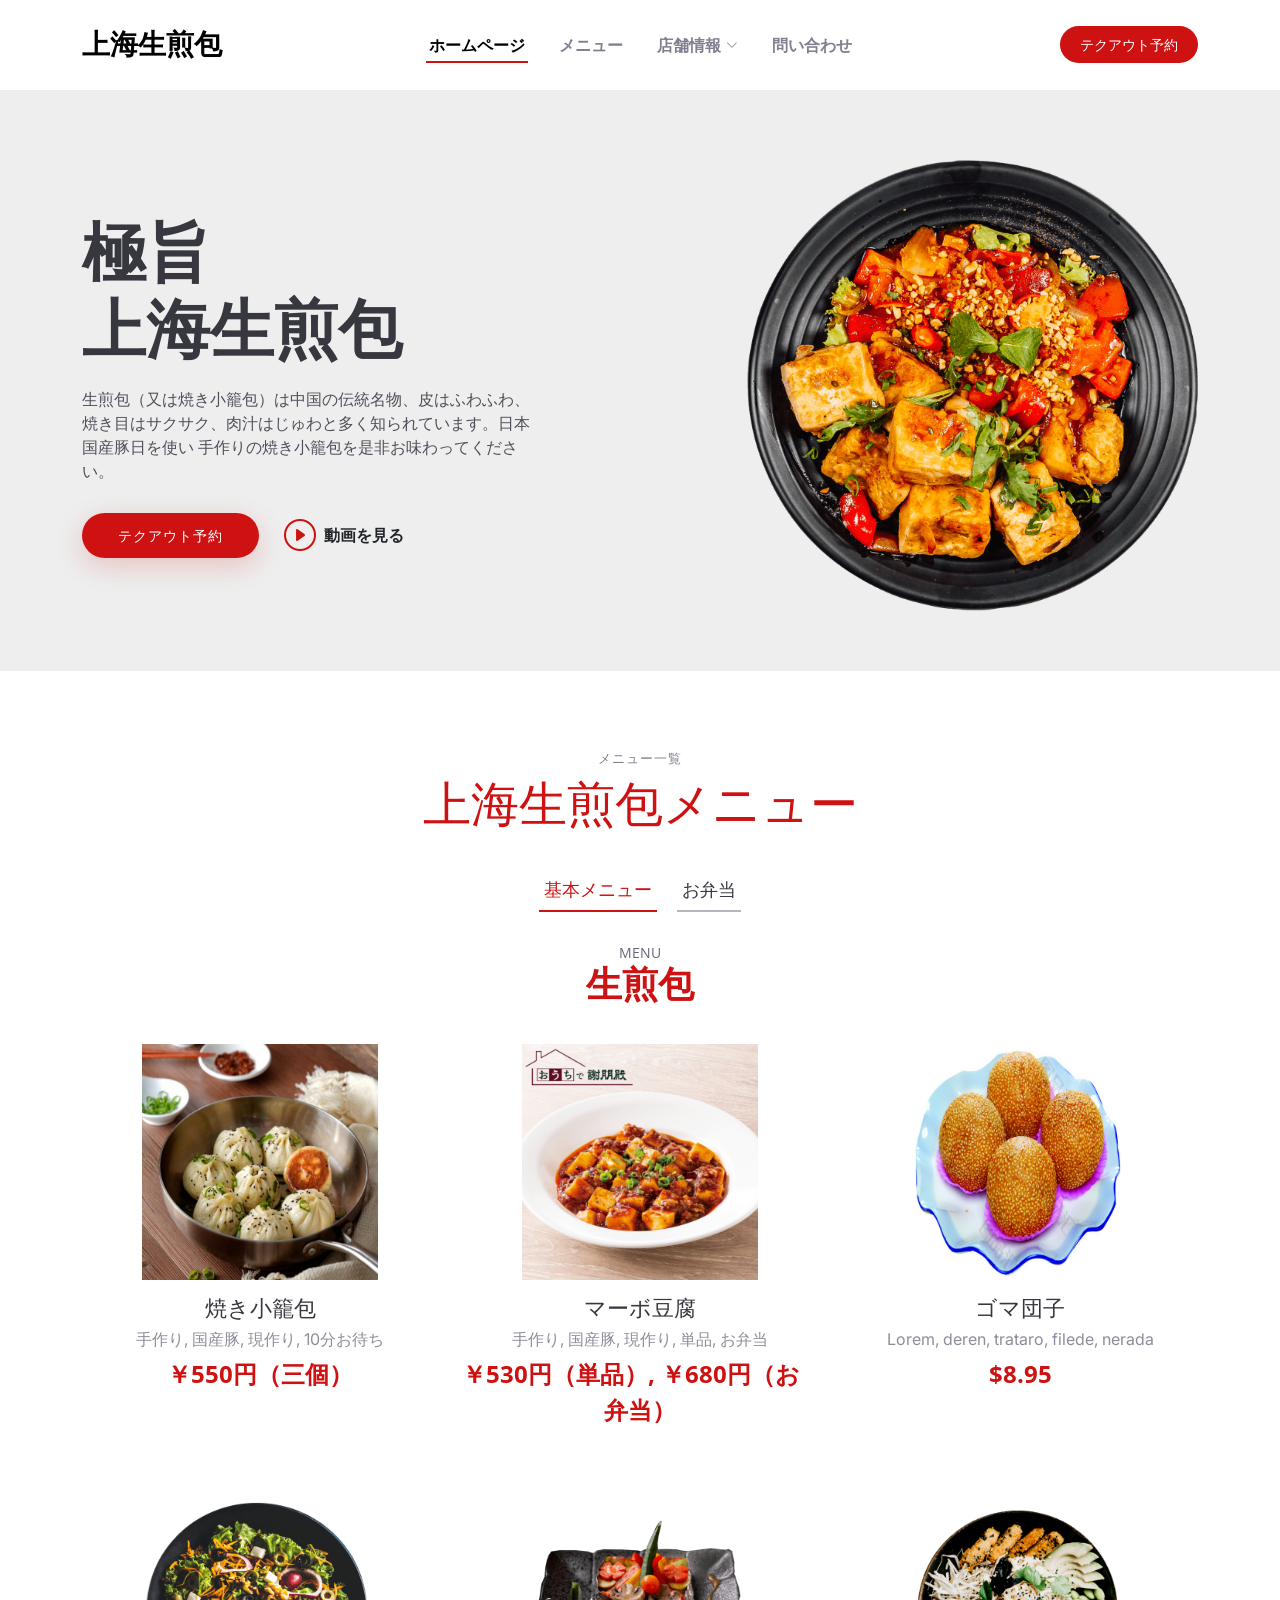
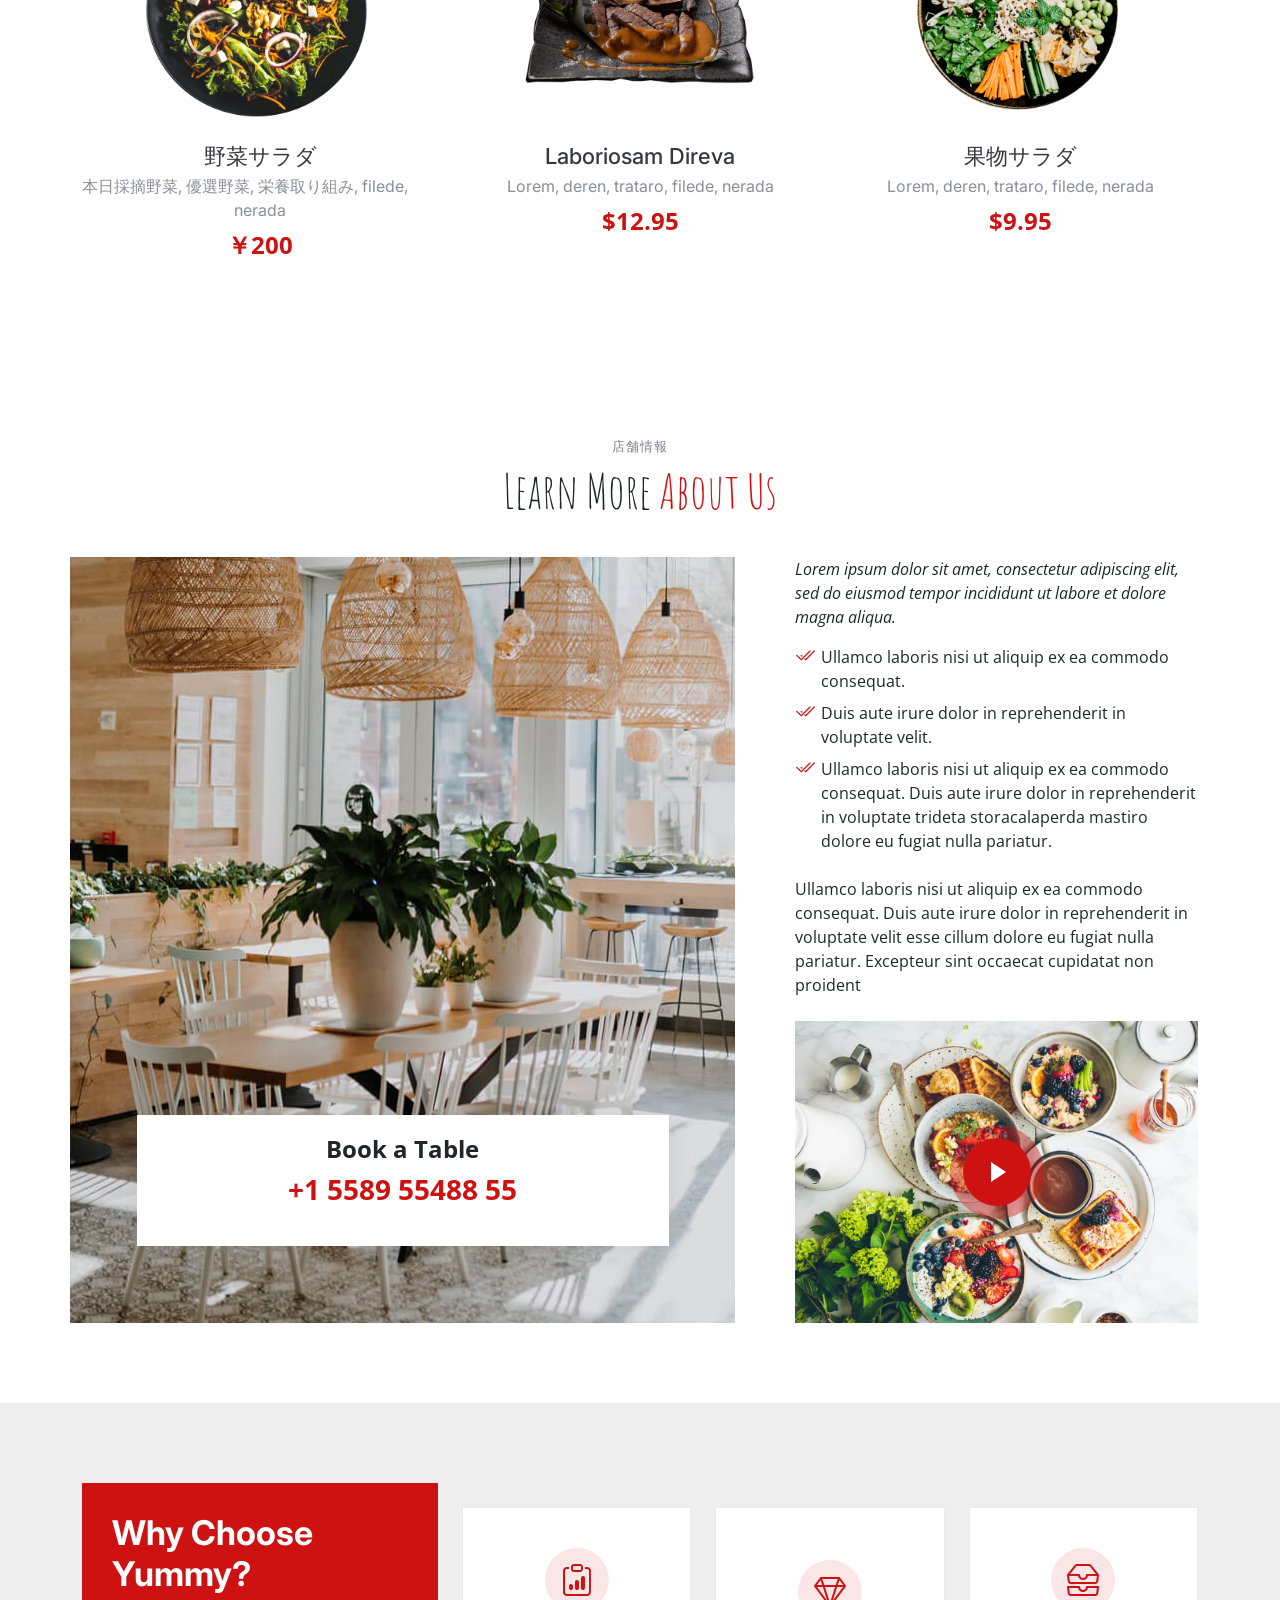
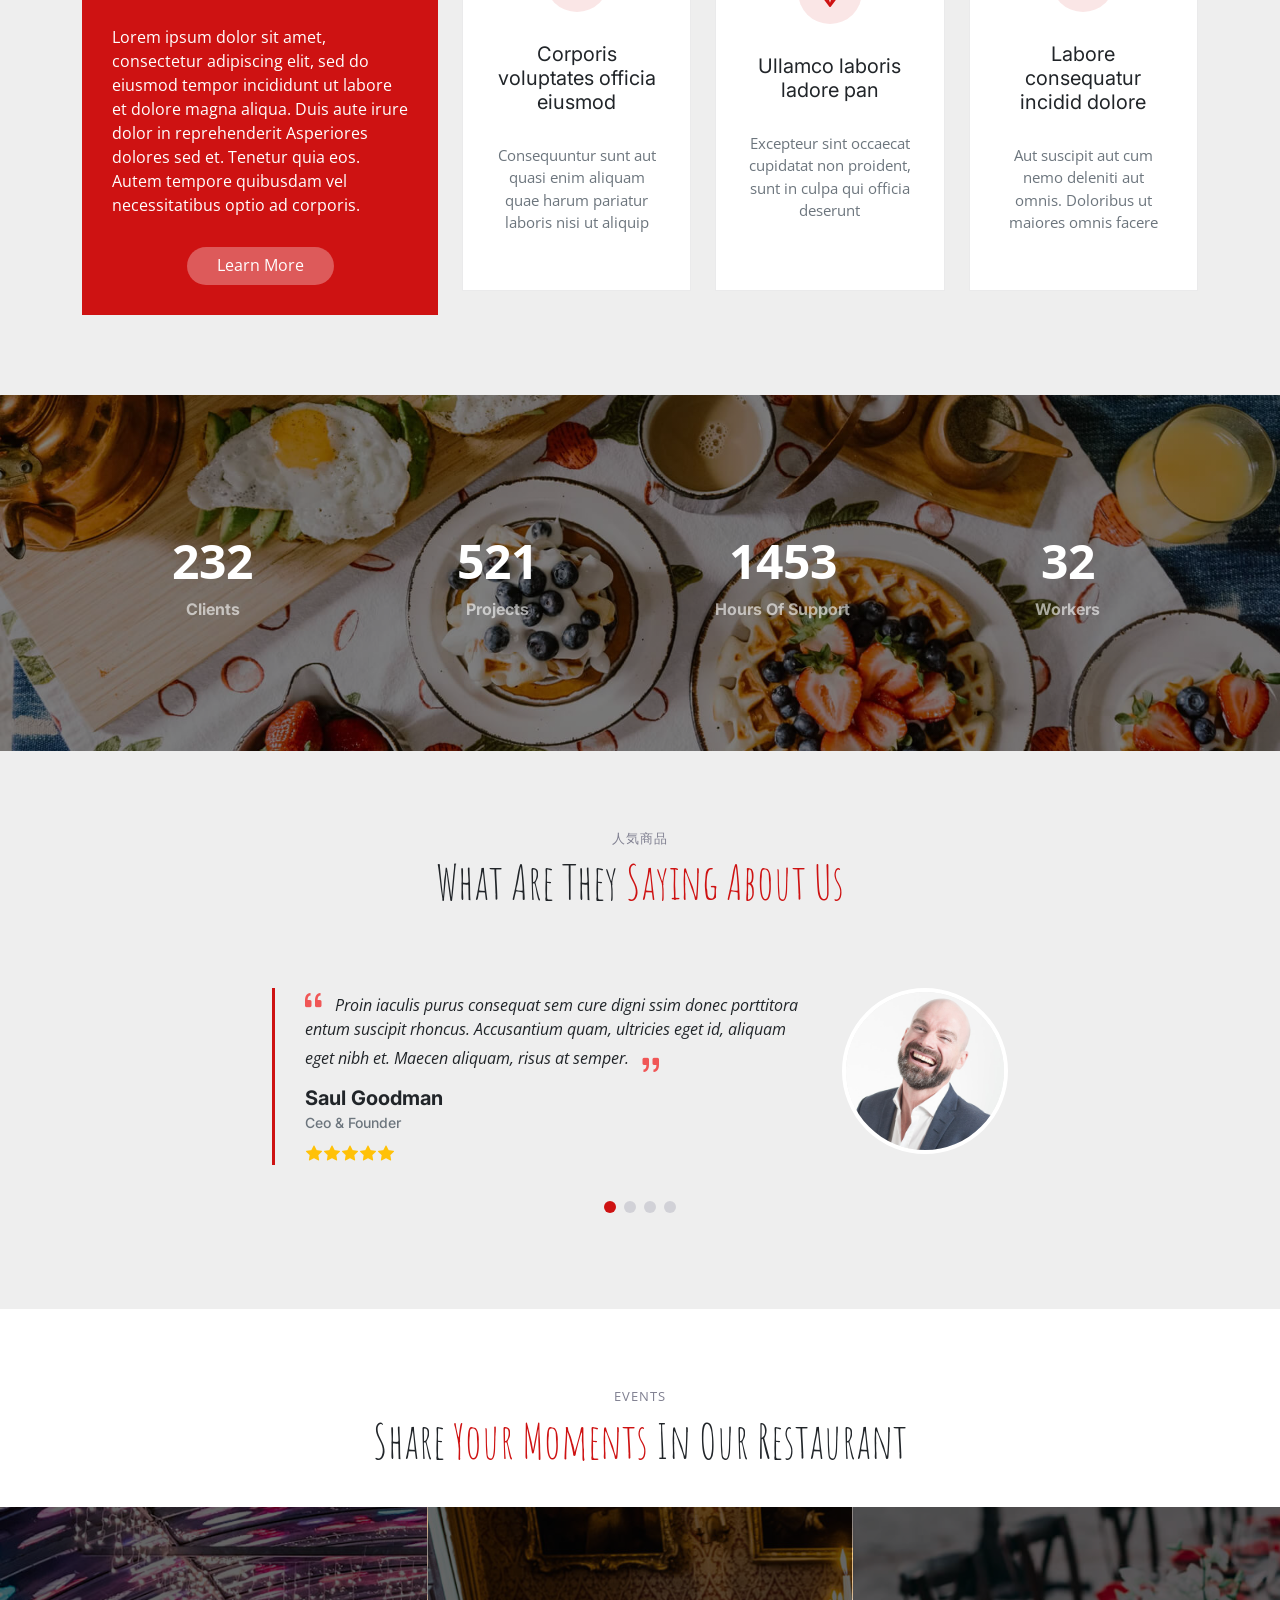
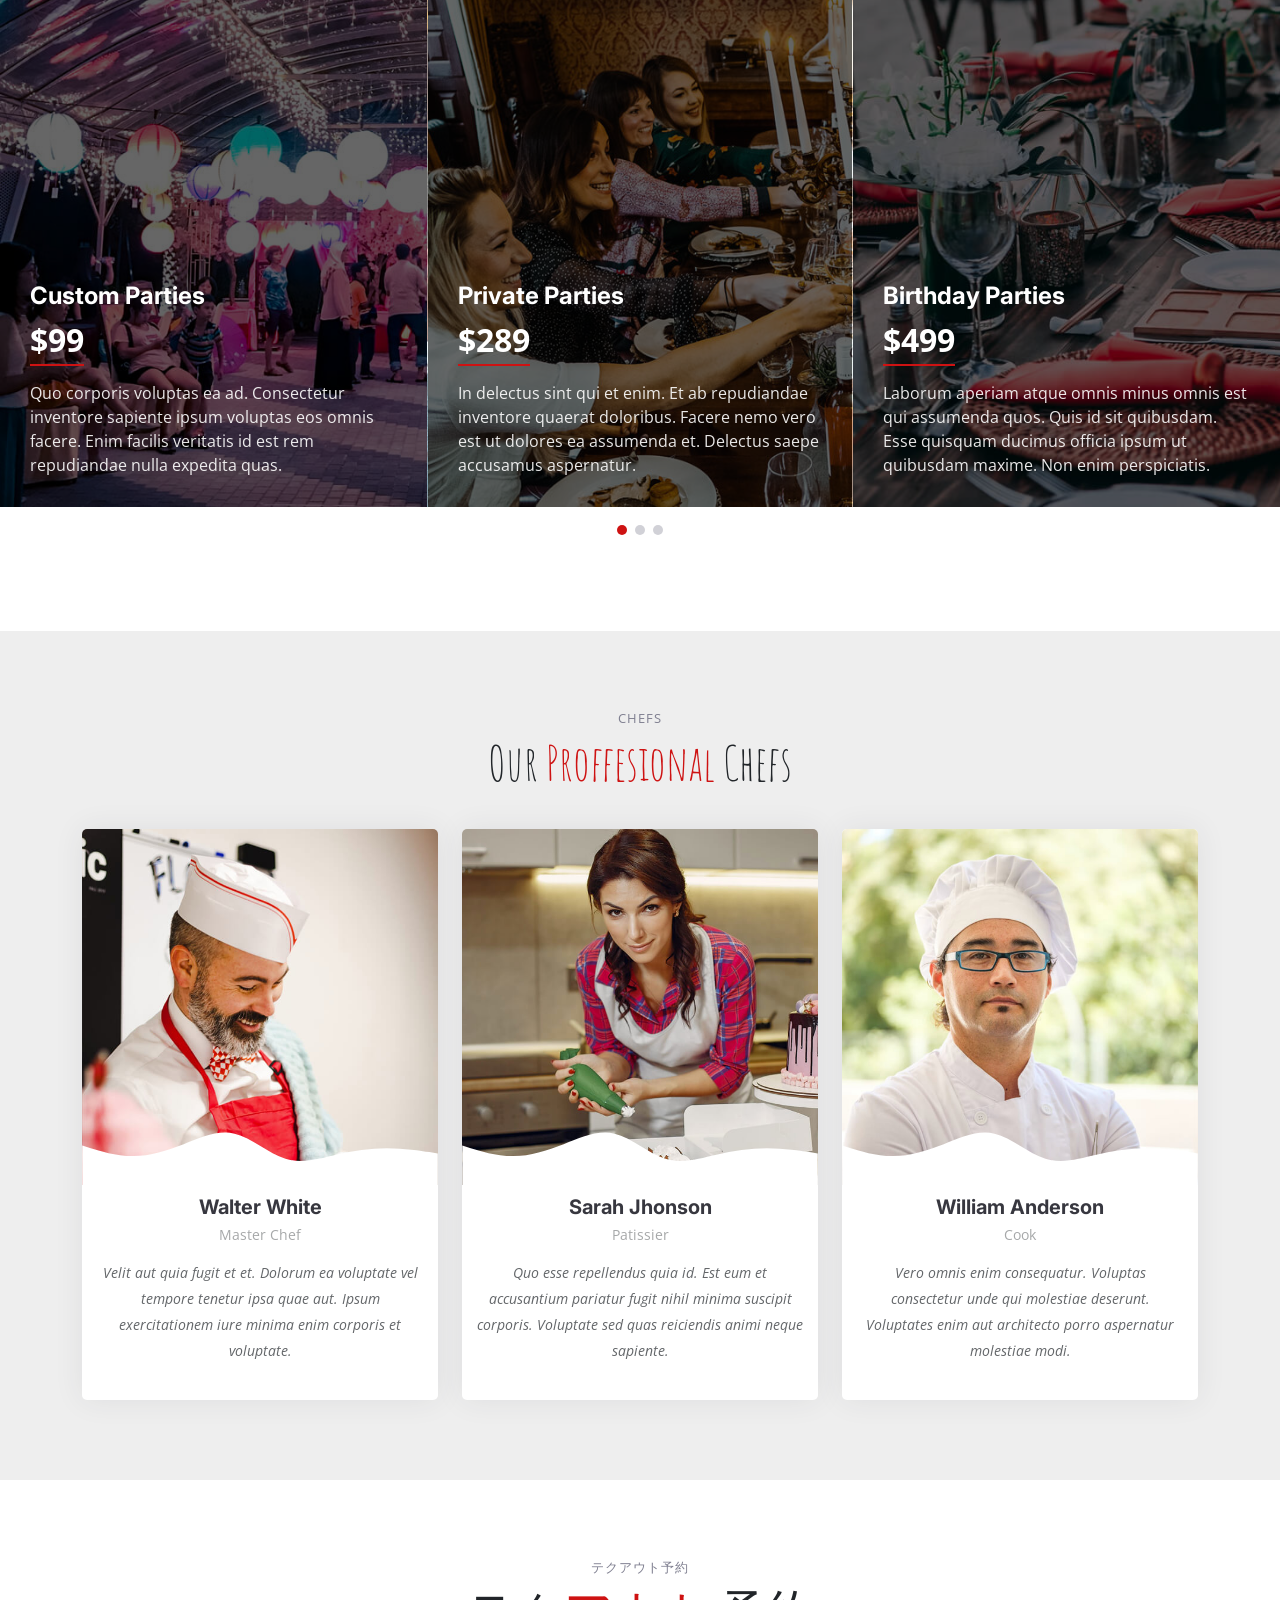
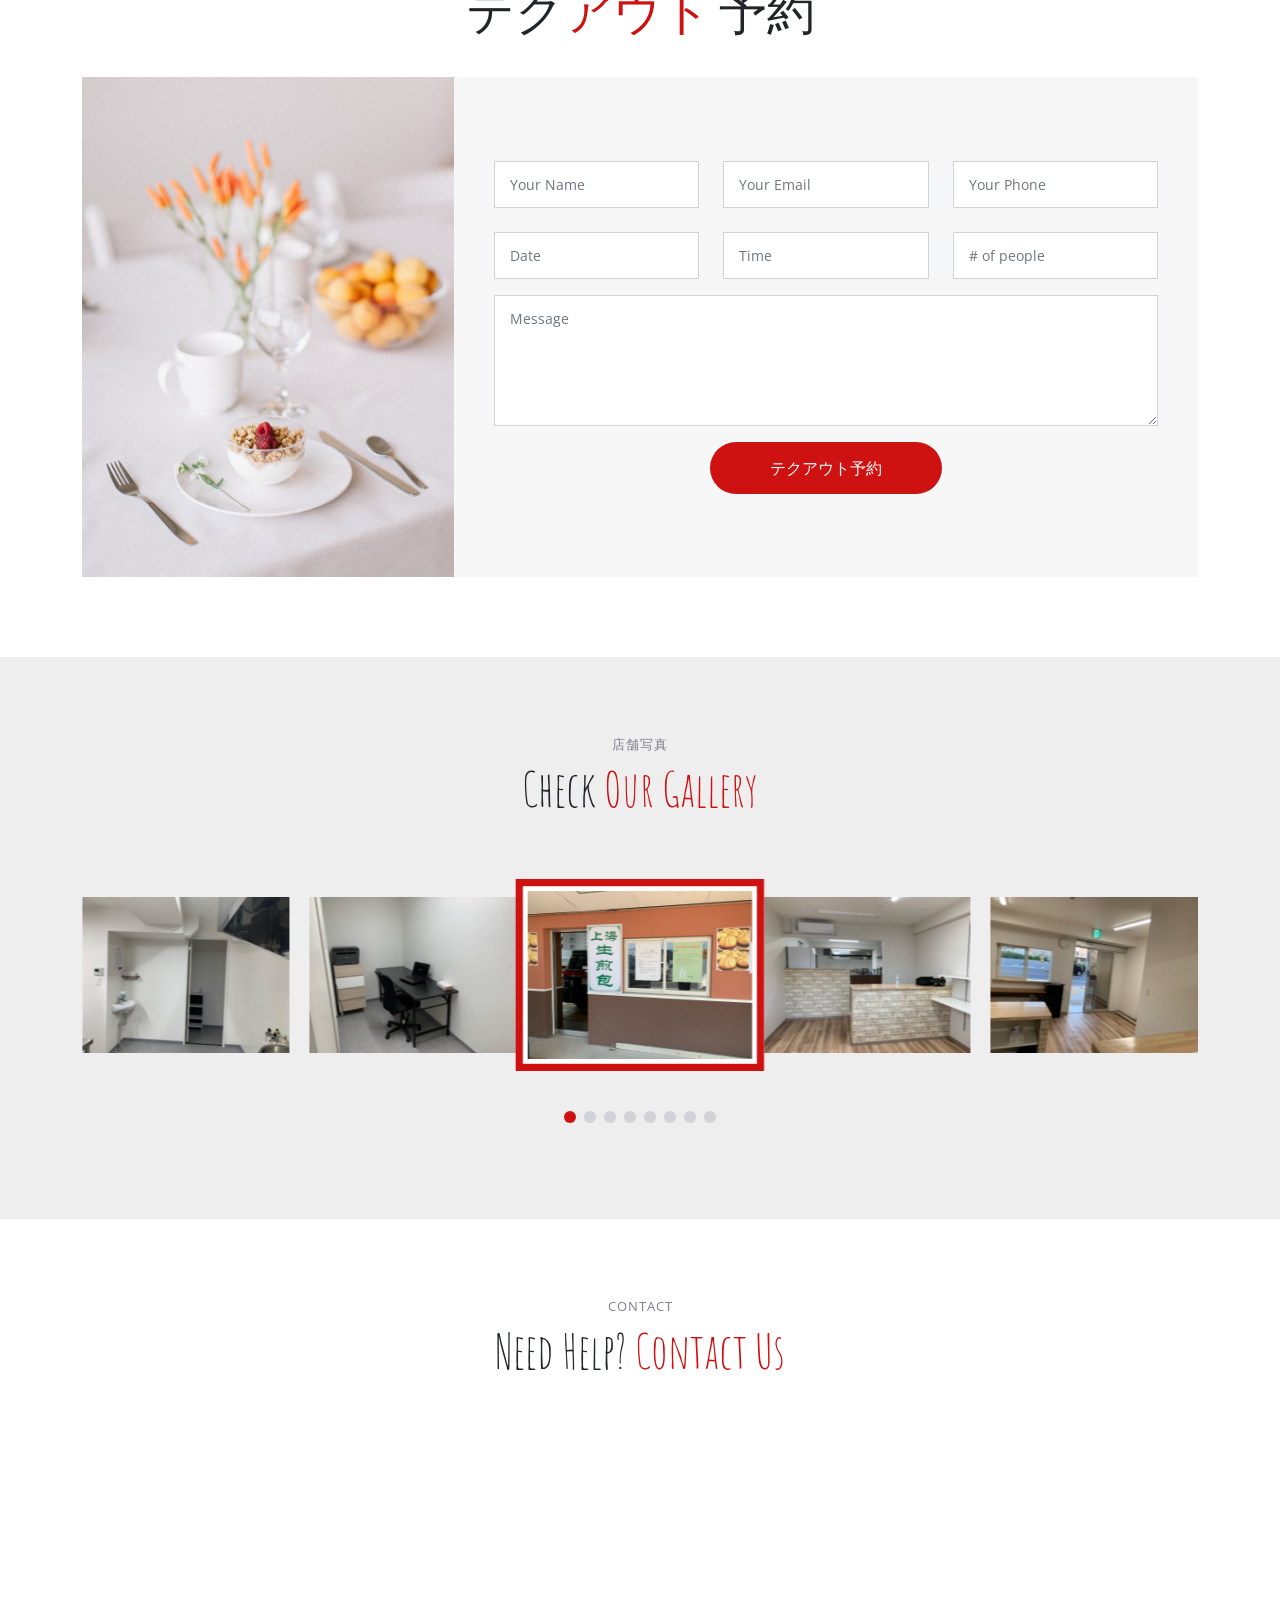
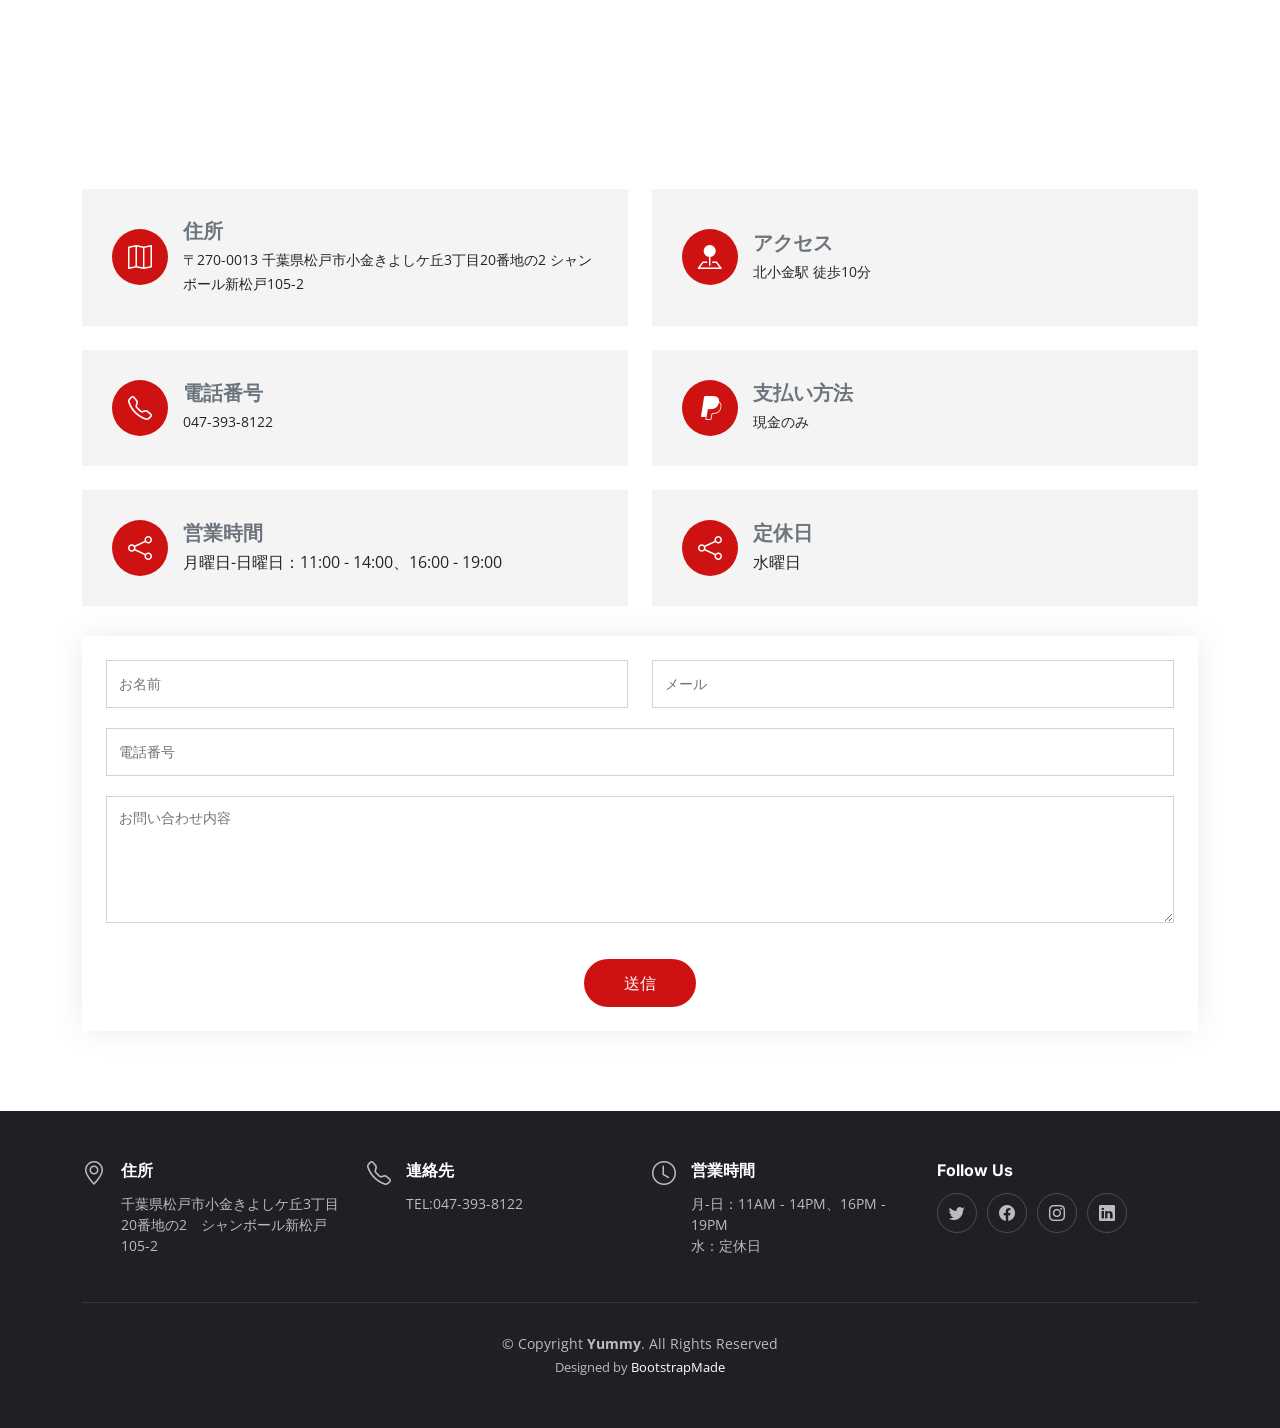
<file: index.html>
<!DOCTYPE html>
<html lang="jp">

<head>
  <meta charset="utf-8">
  <meta content="width=device-width, initial-scale=1.0" name="viewport">

  <title>上海生煎包</title>
  <meta content="" name="description">
  <meta content="" name="keywords">

  <!-- Favicons -->
  <link href="assets/img/favicon.png" rel="icon">
  <link href="assets/img/apple-touch-icon.png" rel="apple-touch-icon">

  <!-- Google Fonts -->
  <link rel="preconnect" href="https://fonts.googleapis.com">
  <link rel="preconnect" href="https://fonts.gstatic.com" crossorigin>
  <link href="https://fonts.googleapis.com/css2?family=Open+Sans:ital,wght@0,300;0,400;0,500;0,600;0,700;1,300;1,400;1,600;1,700&family=Amatic+SC:ital,wght@0,300;0,400;0,500;0,600;0,700;1,300;1,400;1,500;1,600;1,700&family=Inter:ital,wght@0,300;0,400;0,500;0,600;0,700;1,300;1,400;1,500;1,600;1,700&display=swap" rel="stylesheet">

  <!-- Vendor CSS Files -->
  <link href="assets/vendor/bootstrap/css/bootstrap.min.css" rel="stylesheet">
  <link href="assets/vendor/bootstrap-icons/bootstrap-icons.css" rel="stylesheet">
  <link href="assets/vendor/aos/aos.css" rel="stylesheet">
  <link href="assets/vendor/glightbox/css/glightbox.min.css" rel="stylesheet">
  <link href="assets/vendor/swiper/swiper-bundle.min.css" rel="stylesheet">

  <!-- Template Main CSS File -->
  <link href="assets/css/main.css" rel="stylesheet">

  <!-- =======================================================
  * Template Name: Yummy - v1.0.0
  * Template URL: https://bootstrapmade.com/yummy-bootstrap-restaurant-website-template/
  * Author: BootstrapMade.com
  * License: https://bootstrapmade.com/license/
  ======================================================== -->
</head>

<body>

  <!-- ======= Header ======= -->
  <header id="header" class="header fixed-top d-flex align-items-center">
    <div class="container d-flex align-items-center justify-content-between">

      <a href="index.html" class="logo d-flex align-items-center me-auto me-lg-0">
        <!-- Uncomment the line below if you also wish to use an image logo -->
        <!-- <img src="assets/img/logo.png" alt=""> -->
        <h1>上海生煎包</h1>
      </a>

      <nav id="navbar" class="navbar">
        <ul>
          <li><a href="#hero">ホームページ</a></li>
          <li><a href="#menu">メニュー</a></li>
          <li class="dropdown"><a href="#about"><span>店舗情報</span> <i class="bi bi-chevron-down dropdown-indicator"></i></a>
            <ul>
              <li><a href="#events">店舗ニュース</a></li>
              <li><a href="#chefs">スタッフ</a></li>
              <li><a href="#gallery">店内写真</a></li>
            </ul>
          </li>
          <li><a href="#contact">問い合わせ</a></li>
        </ul>
      </nav><!-- .navbar -->

      <a class="btn-book-a-table" href="#book-a-table">テクアウト予約</a>
      <i class="mobile-nav-toggle mobile-nav-show bi bi-list"></i>
      <i class="mobile-nav-toggle mobile-nav-hide d-none bi bi-x"></i>

    </div>
  </header><!-- End Header -->

  <!-- ======= Hero Section ======= -->
  <section id="hero" class="hero d-flex align-items-center section-bg">
    <div class="container">
      <div class="row justify-content-between gy-5">
        <div class="col-lg-5 order-2 order-lg-1 d-flex flex-column justify-content-center align-items-center align-items-lg-start text-center text-lg-start">
          <h2 data-aos="fade-up">極旨<br>上海生煎包</h2>
          <p data-aos="fade-up" data-aos-delay="100">生煎包（又は焼き小籠包）は中国の伝統名物、皮はふわふわ、焼き目はサクサク、肉汁はじゅわと多く知られています。日本国産豚日を使い
            手作りの焼き小籠包を是非お味わってください。</p>
          <div class="d-flex" data-aos="fade-up" data-aos-delay="200">
            <a href="#book-a-table" class="btn-book-a-table">テクアウト予約</a>
            <a href="https://www.youtube.com/watch?v=LXb3EKWsInQ" class="glightbox btn-watch-video d-flex align-items-center"><i class="bi bi-play-circle"></i><span>動画を見る</span></a>
          </div>
        </div>
        <div class="col-lg-5 order-1 order-lg-2 text-center text-lg-start">
          <img src="assets/img/hero-img.png" class="img-fluid" alt="" data-aos="zoom-out" data-aos-delay="300">
        </div>
      </div>
    </div>
  </section><!-- End Hero Section -->

  <main id="main">

    
    <!-- ======= Menu Section ======= -->
    <section id="menu" class="menu">
      <div class="container" data-aos="fade-up">

        <div class="section-header">
          <h2>メニュー一覧</h2>
        <p><span>上海生煎包メニュー</span></p>
        </div>

        <ul class="nav nav-tabs d-flex justify-content-center" data-aos="fade-up" data-aos-delay="200">

          <li class="nav-item">
            <a class="nav-link active show" data-bs-toggle="tab" data-bs-target="#menu-starters">
              <h4>基本メニュー</h4>
            </a>
          </li><!-- End tab nav item -->

          <li class="nav-item">
            <a class="nav-link" data-bs-toggle="tab" data-bs-target="#menu-breakfast">
              <h4>お弁当</h4>
            </a><!-- End tab nav item -->

        </ul>

        <div class="tab-content" data-aos="fade-up" data-aos-delay="300">

          <div class="tab-pane fade active show" id="menu-starters">

            <div class="tab-header text-center">
              <p>Menu</p>
              <h3>生煎包</h3>
            </div>

            <div class="row gy-5">

              <div class="col-lg-4 menu-item">
                <a href="assets/img/menu/menu-item-1.png" class="glightbox"><img src="assets/img/menu/menu-item-1.png" class="menu-img img-fluid" alt=""></a>
                <h4>焼き小籠包</h4>
                <p class="ingredients">
                  手作り, 国産豚, 現作り, 10分お待ち
                </p>
                <p class="price">
                  ￥550円（三個）
                </p>
              </div><!-- Menu Item -->

              <div class="col-lg-4 menu-item">
                <a href="assets/img/menu/menu-item-2.png" class="glightbox"><img src="assets/img/menu/menu-item-2.png" class="menu-img img-fluid" alt=""></a>
                <h4>マーボ豆腐</h4>
                <p class="ingredients">
                  手作り, 国産豚, 現作り, 単品, お弁当
                </p>
                <p class="price">
                  ￥530円（単品）, ￥680円（お弁当）
                </p>
              </div><!-- Menu Item -->

              <div class="col-lg-4 menu-item">
                <a href="assets/img/menu/menu-item-3.png" class="glightbox"><img src="assets/img/menu/menu-item-3.png" class="menu-img img-fluid" alt=""></a>
                <h4>ゴマ団子</h4>
                <p class="ingredients">
                  Lorem, deren, trataro, filede, nerada
                </p>
                <p class="price">
                  $8.95
                </p>
              </div><!-- Menu Item -->

              <div class="col-lg-4 menu-item">
                <a href="assets/img/menu/menu-item-4.png" class="glightbox"><img src="assets/img/menu/menu-item-4.png" class="menu-img img-fluid" alt=""></a>
                <h4>野菜サラダ</h4>
                <p class="ingredients">
                  本日採摘野菜, 優選野菜, 栄養取り組み, filede, nerada
                </p>
                <p class="price">
                  ￥200
                </p>
              </div><!-- Menu Item -->

              <div class="col-lg-4 menu-item">
                <a href="assets/img/menu/menu-item-5.png" class="glightbox"><img src="assets/img/menu/menu-item-5.png" class="menu-img img-fluid" alt=""></a>
                <h4>Laboriosam Direva</h4>
                <p class="ingredients">
                  Lorem, deren, trataro, filede, nerada
                </p>
                <p class="price">
                  $12.95
                </p>
              </div><!-- Menu Item -->

              <div class="col-lg-4 menu-item">
                <a href="assets/img/menu/menu-item-6.png" class="glightbox"><img src="assets/img/menu/menu-item-6.png" class="menu-img img-fluid" alt=""></a>
                <h4>果物サラダ</h4>
                <p class="ingredients">
                  Lorem, deren, trataro, filede, nerada
                </p>
                <p class="price">
                  $9.95
                </p>
              </div><!-- Menu Item -->

            </div>
          </div><!-- End Starter Menu Content -->

          <div class="tab-pane fade" id="menu-breakfast">

            <div class="tab-header text-center">
              <p>Menu</p>
              <h3>お弁当</h3>
            </div>

            <div class="row gy-5">

              <div class="col-lg-4 menu-item">
                <a href="assets/img/menu/menu-item-1.png" class="glightbox"><img src="assets/img/menu/menu-item-1.png" class="menu-img img-fluid" alt=""></a>
                <h4>Magnam Tiste</h4>
                <p class="ingredients">
                  Lorem, deren, trataro, filede, nerada
                </p>
                <p class="price">
                  $5.95
                </p>
              </div><!-- Menu Item -->

              <div class="col-lg-4 menu-item">
                <a href="assets/img/menu/menu-item-2.png" class="glightbox"><img src="assets/img/menu/menu-item-2.png" class="menu-img img-fluid" alt=""></a>
                <h4>Aut Luia</h4>
                <p class="ingredients">
                  Lorem, deren, trataro, filede, nerada
                </p>
                <p class="price">
                  $14.95
                </p>
              </div><!-- Menu Item -->

              <div class="col-lg-4 menu-item">
                <a href="assets/img/menu/menu-item-3.png" class="glightbox"><img src="assets/img/menu/menu-item-3.png" class="menu-img img-fluid" alt=""></a>
                <h4>Est Eligendi</h4>
                <p class="ingredients">
                  Lorem, deren, trataro, filede, nerada
                </p>
                <p class="price">
                  $8.95
                </p>
              </div><!-- Menu Item -->

              <div class="col-lg-4 menu-item">
                <a href="assets/img/menu/menu-item-4.png" class="glightbox"><img src="assets/img/menu/menu-item-4.png" class="menu-img img-fluid" alt=""></a>
                <h4>Eos Luibusdam</h4>
                <p class="ingredients">
                  Lorem, deren, trataro, filede, nerada
                </p>
                <p class="price">
                  $12.95
                </p>
              </div><!-- Menu Item -->

              <div class="col-lg-4 menu-item">
                <a href="assets/img/menu/menu-item-5.png" class="glightbox"><img src="assets/img/menu/menu-item-5.png" class="menu-img img-fluid" alt=""></a>
                <h4>Eos Luibusdam</h4>
                <p class="ingredients">
                  Lorem, deren, trataro, filede, nerada
                </p>
                <p class="price">
                  $12.95
                </p>
              </div><!-- Menu Item -->

              <div class="col-lg-4 menu-item">
                <a href="assets/img/menu/menu-item-6.png" class="glightbox"><img src="assets/img/menu/menu-item-6.png" class="menu-img img-fluid" alt=""></a>
                <h4>Laboriosam Direva</h4>
                <p class="ingredients">
                  Lorem, deren, trataro, filede, nerada
                </p>
                <p class="price">
                  $9.95
                </p>
              </div><!-- Menu Item -->

            </div>
          </div><!-- End Breakfast Menu Content -->

        </div>

      </div>
    </section><!-- End Menu Section -->

    <!-- ======= About Section ======= -->
    <section id="about" class="about">
      <div class="container" data-aos="fade-up">

        <div class="section-header">
          <h2>店舗情報</h2>
          <p>Learn More <span>About Us</span></p>
        </div>

        <div class="row gy-4">
          <div class="col-lg-7 position-relative about-img" style="background-image: url(assets/img/about.jpg) ;" data-aos="fade-up" data-aos-delay="150">
            <div class="call-us position-absolute">
              <h4>Book a Table</h4>
              <p>+1 5589 55488 55</p>
            </div>
          </div>
          <div class="col-lg-5 d-flex align-items-end" data-aos="fade-up" data-aos-delay="300">
            <div class="content ps-0 ps-lg-5">
              <p class="fst-italic">
                Lorem ipsum dolor sit amet, consectetur adipiscing elit, sed do eiusmod tempor incididunt ut labore et dolore
                magna aliqua.
              </p>
              <ul>
                <li><i class="bi bi-check2-all"></i> Ullamco laboris nisi ut aliquip ex ea commodo consequat.</li>
                <li><i class="bi bi-check2-all"></i> Duis aute irure dolor in reprehenderit in voluptate velit.</li>
                <li><i class="bi bi-check2-all"></i> Ullamco laboris nisi ut aliquip ex ea commodo consequat. Duis aute irure dolor in reprehenderit in voluptate trideta storacalaperda mastiro dolore eu fugiat nulla pariatur.</li>
              </ul>
              <p>
                Ullamco laboris nisi ut aliquip ex ea commodo consequat. Duis aute irure dolor in reprehenderit in voluptate
                velit esse cillum dolore eu fugiat nulla pariatur. Excepteur sint occaecat cupidatat non proident
              </p>

              <div class="position-relative mt-4">
                <img src="assets/img/about-2.jpg" class="img-fluid" alt="">
                <a href="https://www.youtube.com/watch?v=LXb3EKWsInQ" class="glightbox play-btn"></a>
              </div>
            </div>
          </div>
        </div>

      </div>
    </section><!-- End About Section -->

    <!-- ======= Why Us Section ======= -->
    <section id="why-us" class="why-us section-bg">
      <div class="container" data-aos="fade-up">

        <div class="row gy-4">

          <div class="col-lg-4" data-aos="fade-up" data-aos-delay="100">
            <div class="why-box">
              <h3>Why Choose Yummy?</h3>
              <p>
                Lorem ipsum dolor sit amet, consectetur adipiscing elit, sed do eiusmod tempor incididunt ut labore et dolore magna aliqua. Duis aute irure dolor in reprehenderit
                Asperiores dolores sed et. Tenetur quia eos. Autem tempore quibusdam vel necessitatibus optio ad corporis.
              </p>
              <div class="text-center">
                <a href="#" class="more-btn">Learn More <i class="bx bx-chevron-right"></i></a>
              </div>
            </div>
          </div><!-- End Why Box -->

          <div class="col-lg-8 d-flex align-items-center">
            <div class="row gy-4">

              <div class="col-xl-4" data-aos="fade-up" data-aos-delay="200">
                <div class="icon-box d-flex flex-column justify-content-center align-items-center">
                  <i class="bi bi-clipboard-data"></i>
                  <h4>Corporis voluptates officia eiusmod</h4>
                  <p>Consequuntur sunt aut quasi enim aliquam quae harum pariatur laboris nisi ut aliquip</p>
                </div>
              </div><!-- End Icon Box -->

              <div class="col-xl-4" data-aos="fade-up" data-aos-delay="300">
                <div class="icon-box d-flex flex-column justify-content-center align-items-center">
                  <i class="bi bi-gem"></i>
                  <h4>Ullamco laboris ladore pan</h4>
                  <p>Excepteur sint occaecat cupidatat non proident, sunt in culpa qui officia deserunt</p>
                </div>
              </div><!-- End Icon Box -->

              <div class="col-xl-4" data-aos="fade-up" data-aos-delay="400">
                <div class="icon-box d-flex flex-column justify-content-center align-items-center">
                  <i class="bi bi-inboxes"></i>
                  <h4>Labore consequatur incidid dolore</h4>
                  <p>Aut suscipit aut cum nemo deleniti aut omnis. Doloribus ut maiores omnis facere</p>
                </div>
              </div><!-- End Icon Box -->

            </div>
          </div>

        </div>

      </div>
    </section><!-- End Why Us Section -->

    <!-- ======= Stats Counter Section ======= -->
    <section id="stats-counter" class="stats-counter">
      <div class="container" data-aos="zoom-out">

        <div class="row gy-4">

          <div class="col-lg-3 col-md-6">
            <div class="stats-item text-center w-100 h-100">
              <span data-purecounter-start="0" data-purecounter-end="232" data-purecounter-duration="1" class="purecounter"></span>
              <p>Clients</p>
            </div>
          </div><!-- End Stats Item -->

          <div class="col-lg-3 col-md-6">
            <div class="stats-item text-center w-100 h-100">
              <span data-purecounter-start="0" data-purecounter-end="521" data-purecounter-duration="1" class="purecounter"></span>
              <p>Projects</p>
            </div>
          </div><!-- End Stats Item -->

          <div class="col-lg-3 col-md-6">
            <div class="stats-item text-center w-100 h-100">
              <span data-purecounter-start="0" data-purecounter-end="1453" data-purecounter-duration="1" class="purecounter"></span>
              <p>Hours Of Support</p>
            </div>
          </div><!-- End Stats Item -->

          <div class="col-lg-3 col-md-6">
            <div class="stats-item text-center w-100 h-100">
              <span data-purecounter-start="0" data-purecounter-end="32" data-purecounter-duration="1" class="purecounter"></span>
              <p>Workers</p>
            </div>
          </div><!-- End Stats Item -->

        </div>

      </div>
    </section><!-- End Stats Counter Section -->

    <!-- ======= Testimonials Section ======= -->
    <section id="testimonials" class="testimonials section-bg">
      <div class="container" data-aos="fade-up">

        <div class="section-header">
          <h2>人気商品</h2>
          <p>What Are They <span>Saying About Us</span></p>
        </div>

        <div class="slides-1 swiper" data-aos="fade-up" data-aos-delay="100">
          <div class="swiper-wrapper">

            <div class="swiper-slide">
              <div class="testimonial-item">
                <div class="row gy-4 justify-content-center">
                  <div class="col-lg-6">
                    <div class="testimonial-content">
                      <p>
                        <i class="bi bi-quote quote-icon-left"></i>
                        Proin iaculis purus consequat sem cure digni ssim donec porttitora entum suscipit rhoncus. Accusantium quam, ultricies eget id, aliquam eget nibh et. Maecen aliquam, risus at semper.
                        <i class="bi bi-quote quote-icon-right"></i>
                      </p>
                      <h3>Saul Goodman</h3>
                      <h4>Ceo &amp; Founder</h4>
                      <div class="stars">
                        <i class="bi bi-star-fill"></i><i class="bi bi-star-fill"></i><i class="bi bi-star-fill"></i><i class="bi bi-star-fill"></i><i class="bi bi-star-fill"></i>
                      </div>
                    </div>
                  </div>
                  <div class="col-lg-2 text-center">
                    <img src="assets/img/testimonials/testimonials-1.jpg" class="img-fluid testimonial-img" alt="">
                  </div>
                </div>
              </div>
            </div><!-- End testimonial item -->

            <div class="swiper-slide">
              <div class="testimonial-item">
                <div class="row gy-4 justify-content-center">
                  <div class="col-lg-6">
                    <div class="testimonial-content">
                      <p>
                        <i class="bi bi-quote quote-icon-left"></i>
                        Export tempor illum tamen malis malis eram quae irure esse labore quem cillum quid cillum eram malis quorum velit fore eram velit sunt aliqua noster fugiat irure amet legam anim culpa.
                        <i class="bi bi-quote quote-icon-right"></i>
                      </p>
                      <h3>Sara Wilsson</h3>
                      <h4>Designer</h4>
                      <div class="stars">
                        <i class="bi bi-star-fill"></i><i class="bi bi-star-fill"></i><i class="bi bi-star-fill"></i><i class="bi bi-star-fill"></i><i class="bi bi-star-fill"></i>
                      </div>
                    </div>
                  </div>
                  <div class="col-lg-2 text-center">
                    <img src="assets/img/testimonials/testimonials-2.jpg" class="img-fluid testimonial-img" alt="">
                  </div>
                </div>
              </div>
            </div><!-- End testimonial item -->

            <div class="swiper-slide">
              <div class="testimonial-item">
                <div class="row gy-4 justify-content-center">
                  <div class="col-lg-6">
                    <div class="testimonial-content">
                      <p>
                        <i class="bi bi-quote quote-icon-left"></i>
                        Enim nisi quem export duis labore cillum quae magna enim sint quorum nulla quem veniam duis minim tempor labore quem eram duis noster aute amet eram fore quis sint minim.
                        <i class="bi bi-quote quote-icon-right"></i>
                      </p>
                      <h3>Jena Karlis</h3>
                      <h4>Store Owner</h4>
                      <div class="stars">
                        <i class="bi bi-star-fill"></i><i class="bi bi-star-fill"></i><i class="bi bi-star-fill"></i><i class="bi bi-star-fill"></i><i class="bi bi-star-fill"></i>
                      </div>
                    </div>
                  </div>
                  <div class="col-lg-2 text-center">
                    <img src="assets/img/testimonials/testimonials-3.jpg" class="img-fluid testimonial-img" alt="">
                  </div>
                </div>
              </div>
            </div><!-- End testimonial item -->

            <div class="swiper-slide">
              <div class="testimonial-item">
                <div class="row gy-4 justify-content-center">
                  <div class="col-lg-6">
                    <div class="testimonial-content">
                      <p>
                        <i class="bi bi-quote quote-icon-left"></i>
                        Quis quorum aliqua sint quem legam fore sunt eram irure aliqua veniam tempor noster veniam enim culpa labore duis sunt culpa nulla illum cillum fugiat legam esse veniam culpa fore nisi cillum quid.
                        <i class="bi bi-quote quote-icon-right"></i>
                      </p>
                      <h3>John Larson</h3>
                      <h4>Entrepreneur</h4>
                      <div class="stars">
                        <i class="bi bi-star-fill"></i><i class="bi bi-star-fill"></i><i class="bi bi-star-fill"></i><i class="bi bi-star-fill"></i><i class="bi bi-star-fill"></i>
                      </div>
                    </div>
                  </div>
                  <div class="col-lg-2 text-center">
                    <img src="assets/img/testimonials/testimonials-4.jpg" class="img-fluid testimonial-img" alt="">
                  </div>
                </div>
              </div>
            </div><!-- End testimonial item -->

          </div>
          <div class="swiper-pagination"></div>
        </div>

      </div>
    </section><!-- End Testimonials Section -->

    <!-- ======= Events Section ======= -->
    <section id="events" class="events">
      <div class="container-fluid" data-aos="fade-up">

        <div class="section-header">
          <h2>Events</h2>
          <p>Share <span>Your Moments</span> In Our Restaurant</p>
        </div>

        <div class="slides-3 swiper" data-aos="fade-up" data-aos-delay="100">
          <div class="swiper-wrapper">

            <div class="swiper-slide event-item d-flex flex-column justify-content-end" style="background-image: url(assets/img/events-1.jpg)">
              <h3>Custom Parties</h3>
              <div class="price align-self-start">$99</div>
              <p class="description">
                Quo corporis voluptas ea ad. Consectetur inventore sapiente ipsum voluptas eos omnis facere. Enim facilis veritatis id est rem repudiandae nulla expedita quas.
              </p>
            </div><!-- End Event item -->

            <div class="swiper-slide event-item d-flex flex-column justify-content-end" style="background-image: url(assets/img/events-2.jpg)">
              <h3>Private Parties</h3>
              <div class="price align-self-start">$289</div>
              <p class="description">
                In delectus sint qui et enim. Et ab repudiandae inventore quaerat doloribus. Facere nemo vero est ut dolores ea assumenda et. Delectus saepe accusamus aspernatur.
              </p>
            </div><!-- End Event item -->

            <div class="swiper-slide event-item d-flex flex-column justify-content-end" style="background-image: url(assets/img/events-3.jpg)">
              <h3>Birthday Parties</h3>
              <div class="price align-self-start">$499</div>
              <p class="description">
                Laborum aperiam atque omnis minus omnis est qui assumenda quos. Quis id sit quibusdam. Esse quisquam ducimus officia ipsum ut quibusdam maxime. Non enim perspiciatis.
              </p>
            </div><!-- End Event item -->

          </div>
          <div class="swiper-pagination"></div>
        </div>

      </div>
    </section><!-- End Events Section -->

    <!-- ======= Chefs Section ======= -->
    <section id="chefs" class="chefs section-bg">
      <div class="container" data-aos="fade-up">

        <div class="section-header">
          <h2>Chefs</h2>
          <p>Our <span>Proffesional</span> Chefs</p>
        </div>

        <div class="row gy-4">

          <div class="col-lg-4 col-md-6 d-flex align-items-stretch" data-aos="fade-up" data-aos-delay="100">
            <div class="chef-member">
              <div class="member-img">
                <img src="assets/img/chefs/chefs-1.jpg" class="img-fluid" alt="">
                <div class="social">
                  <a href=""><i class="bi bi-twitter"></i></a>
                  <a href=""><i class="bi bi-facebook"></i></a>
                  <a href=""><i class="bi bi-instagram"></i></a>
                  <a href=""><i class="bi bi-linkedin"></i></a>
                </div>
              </div>
              <div class="member-info">
                <h4>Walter White</h4>
                <span>Master Chef</span>
                <p>Velit aut quia fugit et et. Dolorum ea voluptate vel tempore tenetur ipsa quae aut. Ipsum exercitationem iure minima enim corporis et voluptate.</p>
              </div>
            </div>
          </div><!-- End Chefs Member -->

          <div class="col-lg-4 col-md-6 d-flex align-items-stretch" data-aos="fade-up" data-aos-delay="200">
            <div class="chef-member">
              <div class="member-img">
                <img src="assets/img/chefs/chefs-2.jpg" class="img-fluid" alt="">
                <div class="social">
                  <a href=""><i class="bi bi-twitter"></i></a>
                  <a href=""><i class="bi bi-facebook"></i></a>
                  <a href=""><i class="bi bi-instagram"></i></a>
                  <a href=""><i class="bi bi-linkedin"></i></a>
                </div>
              </div>
              <div class="member-info">
                <h4>Sarah Jhonson</h4>
                <span>Patissier</span>
                <p>Quo esse repellendus quia id. Est eum et accusantium pariatur fugit nihil minima suscipit corporis. Voluptate sed quas reiciendis animi neque sapiente.</p>
              </div>
            </div>
          </div><!-- End Chefs Member -->

          <div class="col-lg-4 col-md-6 d-flex align-items-stretch" data-aos="fade-up" data-aos-delay="300">
            <div class="chef-member">
              <div class="member-img">
                <img src="assets/img/chefs/chefs-3.jpg" class="img-fluid" alt="">
                <div class="social">
                  <a href=""><i class="bi bi-twitter"></i></a>
                  <a href=""><i class="bi bi-facebook"></i></a>
                  <a href=""><i class="bi bi-instagram"></i></a>
                  <a href=""><i class="bi bi-linkedin"></i></a>
                </div>
              </div>
              <div class="member-info">
                <h4>William Anderson</h4>
                <span>Cook</span>
                <p>Vero omnis enim consequatur. Voluptas consectetur unde qui molestiae deserunt. Voluptates enim aut architecto porro aspernatur molestiae modi.</p>
              </div>
            </div>
          </div><!-- End Chefs Member -->

        </div>

      </div>
    </section><!-- End Chefs Section -->

    <!-- ======= Book A Table Section ======= -->
    <section id="book-a-table" class="book-a-table">
      <div class="container" data-aos="fade-up">

        <div class="section-header">
          <h2>テクアウト予約</h2>
          <p>テク<span>アウト</span> 予約</p>
        </div>

        <div class="row g-0">

          <div class="col-lg-4 reservation-img" style="background-image: url(assets/img/reservation.jpg);" data-aos="zoom-out" data-aos-delay="200"></div>

          <div class="col-lg-8 d-flex align-items-center reservation-form-bg">
            <form action="forms/book-a-table.php" method="post" role="form" class="php-email-form" data-aos="fade-up" data-aos-delay="100">
              <div class="row gy-4">
                <div class="col-lg-4 col-md-6">
                  <input type="text" name="name" class="form-control" id="name" placeholder="Your Name" data-rule="minlen:4" data-msg="Please enter at least 4 chars">
                  <div class="validate"></div>
                </div>
                <div class="col-lg-4 col-md-6">
                  <input type="email" class="form-control" name="email" id="email" placeholder="Your Email" data-rule="email" data-msg="Please enter a valid email">
                  <div class="validate"></div>
                </div>
                <div class="col-lg-4 col-md-6">
                  <input type="text" class="form-control" name="phone" id="phone" placeholder="Your Phone" data-rule="minlen:4" data-msg="Please enter at least 4 chars">
                  <div class="validate"></div>
                </div>
                <div class="col-lg-4 col-md-6">
                  <input type="text" name="date" class="form-control" id="date" placeholder="Date" data-rule="minlen:4" data-msg="Please enter at least 4 chars">
                  <div class="validate"></div>
                </div>
                <div class="col-lg-4 col-md-6">
                  <input type="text" class="form-control" name="time" id="time" placeholder="Time" data-rule="minlen:4" data-msg="Please enter at least 4 chars">
                  <div class="validate"></div>
                </div>
                <div class="col-lg-4 col-md-6">
                  <input type="number" class="form-control" name="people" id="people" placeholder="# of people" data-rule="minlen:1" data-msg="Please enter at least 1 chars">
                  <div class="validate"></div>
                </div>
              </div>
              <div class="form-group mt-3">
                <textarea class="form-control" name="message" rows="5" placeholder="Message"></textarea>
                <div class="validate"></div>
              </div>
              <div class="mb-3">
                <div class="loading">Loading</div>
                <div class="error-message"></div>
                <div class="sent-message">Your booking request was sent. We will call back or send an Email to confirm your reservation. Thank you!</div>
              </div>
              <div class="text-center"><button type="submit">テクアウト予約</button></div>
            </form>
          </div><!-- End Reservation Form -->

        </div>

      </div>
    </section><!-- End Book A Table Section -->

    <!-- ======= Gallery Section ======= -->
    <section id="gallery" class="gallery section-bg">
      <div class="container" data-aos="fade-up">

        <div class="section-header">
          <h2>店舗写真</h2>
          <p>Check <span>Our Gallery</span></p>
        </div>

        <div class="gallery-slider swiper">
          <div class="swiper-wrapper align-items-center">
            <div class="swiper-slide"><a class="glightbox" data-gallery="images-gallery" href="assets/img/gallery/gallery-1.jpeg"><img src="assets/img/gallery/gallery-1.jpeg" class="img-fluid" alt=""></a></div>
            <div class="swiper-slide"><a class="glightbox" data-gallery="images-gallery" href="assets/img/gallery/gallery-2.jpeg"><img src="assets/img/gallery/gallery-2.jpeg" class="img-fluid" alt=""></a></div>
            <div class="swiper-slide"><a class="glightbox" data-gallery="images-gallery" href="assets/img/gallery/gallery-3.jpeg"><img src="assets/img/gallery/gallery-3.jpeg" class="img-fluid" alt=""></a></div>
            <div class="swiper-slide"><a class="glightbox" data-gallery="images-gallery" href="assets/img/gallery/gallery-4.jpeg"><img src="assets/img/gallery/gallery-4.jpeg" class="img-fluid" alt=""></a></div>
            <div class="swiper-slide"><a class="glightbox" data-gallery="images-gallery" href="assets/img/gallery/gallery-5.jpeg"><img src="assets/img/gallery/gallery-5.jpeg" class="img-fluid" alt=""></a></div>
            <div class="swiper-slide"><a class="glightbox" data-gallery="images-gallery" href="assets/img/gallery/gallery-6.jpeg"><img src="assets/img/gallery/gallery-6.jpeg" class="img-fluid" alt=""></a></div>
            <div class="swiper-slide"><a class="glightbox" data-gallery="images-gallery" href="assets/img/gallery/gallery-7.jpeg"><img src="assets/img/gallery/gallery-7.jpeg" class="img-fluid" alt=""></a></div>
            <div class="swiper-slide"><a class="glightbox" data-gallery="images-gallery" href="assets/img/gallery/gallery-8.jpeg"><img src="assets/img/gallery/gallery-8.jpeg" class="img-fluid" alt=""></a></div>
          </div>
          <div class="swiper-pagination"></div>
        </div>

      </div>
    </section><!-- End Gallery Section -->

    <!-- ======= Contact Section ======= -->
    <section id="contact" class="contact">
      <div class="container" data-aos="fade-up">

        <div class="section-header">
          <h2>Contact</h2>
          <p>Need Help? <span>Contact Us</span></p>
        </div>

        <div class="mb-3">
          <!-- <iframe style="border:0; width: 100%; height: 350px;" src="https://goo.gl/maps/DnMz9XyodeMWCE8X7" frameborder="0" allowfullscreen></iframe> -->
          <iframe style="border:0; width: 100%; height: 350px;" src="https://www.google.com/maps/embed?pb=!1m18!1m12!1m3!1d3234.915584614525!2d139.9351659!3d35.826546799999996!2m3!1f0!2f0!3f0!3m2!1i1024!2i768!4f13.1!3m3!1m2!1s0x0%3A0x949bb34fc8128828!2z5LiK5rW355Sf54WO5YyF!5e0!3m2!1sja!2sjp!4v1656814092230!5m2!1sja!2sjp"></iframe>
        </div><!-- End Google Maps -->

        <div class="row gy-4">

          <div class="col-md-6">
            <div class="info-item  d-flex align-items-center">
              <i class="icon bi bi-map flex-shrink-0"></i>
              <div>
                <h3>住所</h3>
                <p>〒270-0013 千葉県松戸市小金きよしケ丘3丁目20番地の2 シャンボール新松戸105-2</p>
              </div>
            </div>
          </div><!-- End Info Item -->

          <div class="col-md-6">
            <div class="info-item d-flex align-items-center">
              <i class="icon bi bi-pin-map-fill flex-shrink-0"></i>
              <div>
                <h3>アクセス</h3>
                <p>北小金駅 徒歩10分</p>
              </div>
            </div>
          </div><!-- End Info Item -->

          <div class="col-md-6">
            <div class="info-item  d-flex align-items-center">
              <i class="icon bi bi-telephone flex-shrink-0"></i>
              <div>
                <h3>電話番号</h3>
                <p>047-393-8122</p>
              </div>
            </div>
          </div><!-- End Info Item -->

          <div class="col-md-6">
            <div class="info-item  d-flex align-items-center">
              <i class="icon bi bi-paypal flex-shrink-0"></i>
              <div>
                <h3>支払い方法</h3>
                <div>
                  <p>現金のみ</p>
                </div>
              </div>
            </div>
          </div><!-- End Info Item -->


          <div class="col-md-6">
            <div class="info-item  d-flex align-items-center">
              <i class="icon bi bi-share flex-shrink-0"></i>
              <div>
                <h3>営業時間</h3>
                <div>
                  月曜日-日曜日：11:00 - 14:00、16:00 - 19:00
                </div>
              </div>
            </div>
          </div><!-- End Info Item -->

          <div class="col-md-6">
            <div class="info-item  d-flex align-items-center">
              <i class="icon bi bi-share flex-shrink-0"></i>
              <div>
                <h3>定休日</h3>
                <div>
                  水曜日
                </div>
              </div>
            </div>
          </div><!-- End Info Item -->


        </div>

        <form action="https://formsendbox.com/baiqy2010@gmail.com" method="post" role="form" class="php-email-form p-3 p-md-4">
          <div class="row">
            <div class="col-xl-6 form-group">
              <input type="text" name="name" class="form-control" id="name" placeholder="お名前" required>
            </div>
            <div class="col-xl-6 form-group">
              <input type="email" class="form-control" name="email" id="email" placeholder="メール" required>
            </div>
          </div>
          <div class="form-group">
            <input type="text" class="form-control" name="tel" id="tel" placeholder="電話番号" required>
          </div>
          <div class="form-group">
            <textarea class="form-control" name="message" rows="5" placeholder="お問い合わせ内容" required></textarea>
          </div>
          <div class="my-3">
            <div class="loading">送信中</div>
            <div class="error-message"></div>
            <div class="sent-message">送信完了しました。</div>
          </div>
          <div class="text-center"><button type="submit">送信</button></div>
        </form>
        <!--End Contact Form -->

      </div>
    </section><!-- End Contact Section -->

  </main><!-- End #main -->

  <!-- ======= Footer ======= -->
  <footer id="footer" class="footer">

    <div class="container">
      <div class="row gy-3">
        <div class="col-lg-3 col-md-6 d-flex">
          <i class="bi bi-geo-alt icon"></i>
          <div>
            <h4>住所</h4>
            <p>
              千葉県松戸市小金きよしケ丘3丁目20番地の2　シャンボール新松戸105-2
            </p>
          </div>

        </div>

        <div class="col-lg-3 col-md-6 footer-links d-flex">
          <i class="bi bi-telephone icon"></i>
          <div>
            <h4>連絡先</h4>
            <p>
              TEL:047-393-8122
            </p>
          </div>
        </div>

        <div class="col-lg-3 col-md-6 footer-links d-flex">
          <i class="bi bi-clock icon"></i>
          <div>
            <h4>営業時間</h4>
            <p>
              月-日：11AM - 14PM、16PM - 19PM<br>
              水：定休日
            </p>
          </div>
        </div>

        <div class="col-lg-3 col-md-6 footer-links">
          <h4>Follow Us</h4>
          <div class="social-links d-flex">
            <a href="#" class="twitter"><i class="bi bi-twitter"></i></a>
            <a href="#" class="facebook"><i class="bi bi-facebook"></i></a>
            <a href="#" class="instagram"><i class="bi bi-instagram"></i></a>
            <a href="#" class="linkedin"><i class="bi bi-linkedin"></i></a>
          </div>
        </div>

      </div>
    </div>

    <div class="container">
      <div class="copyright">
        &copy; Copyright <strong><span>Yummy</span></strong>. All Rights Reserved
      </div>
      <div class="credits">
        <!-- All the links in the footer should remain intact. -->
        <!-- You can delete the links only if you purchased the pro version. -->
        <!-- Licensing information: https://bootstrapmade.com/license/ -->
        <!-- Purchase the pro version with working PHP/AJAX contact form: https://bootstrapmade.com/yummy-bootstrap-restaurant-website-template/ -->
        Designed by <a href="https://bootstrapmade.com/">BootstrapMade</a>
      </div>
    </div>

  </footer><!-- End Footer -->
  <!-- End Footer -->

  <a href="#" class="scroll-top d-flex align-items-center justify-content-center"><i class="bi bi-arrow-up-short"></i></a>

  <div id="preloader"></div>

  <!-- Vendor JS Files -->
  <script src="assets/vendor/bootstrap/js/bootstrap.bundle.min.js"></script>
  <script src="assets/vendor/aos/aos.js"></script>
  <script src="assets/vendor/glightbox/js/glightbox.min.js"></script>
  <script src="assets/vendor/purecounter/purecounter_vanilla.js"></script>
  <script src="assets/vendor/swiper/swiper-bundle.min.js"></script>
  <script src="assets/vendor/php-email-form/validate.js"></script>
  <script src="https://code.jquery.com/jquery-3.0.0.min.js"></script>
  <!-- Template Main JS File -->
  <script src="assets/js/main.js"></script>

</body>

</html>
</file>
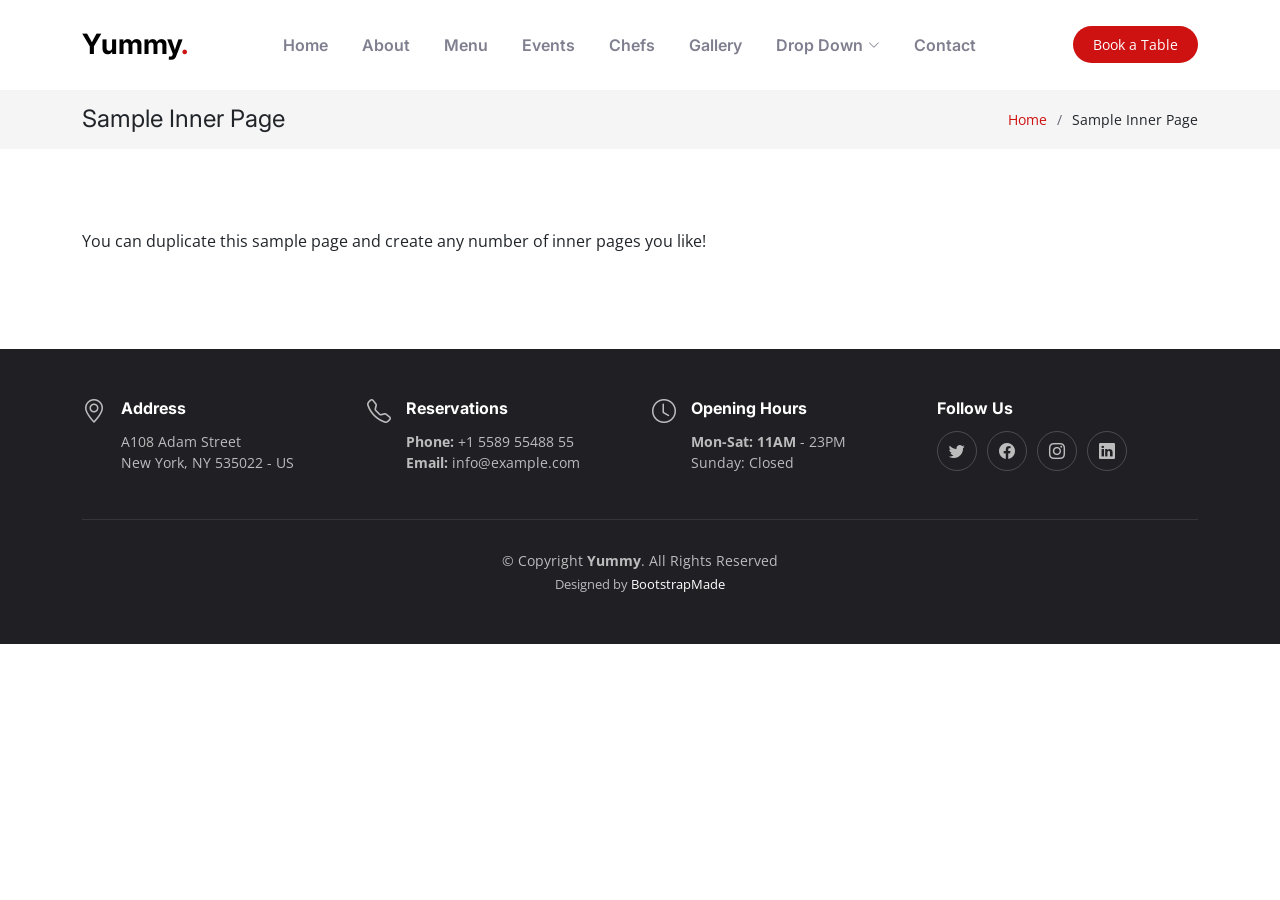
<file: sample-inner-page.html>
<!DOCTYPE html>
<html lang="en">

<head>
  <meta charset="utf-8">
  <meta content="width=device-width, initial-scale=1.0" name="viewport">

  <title>[Template] Sample Inner Page</title>
  <meta content="" name="description">
  <meta content="" name="keywords">

  <!-- Favicons -->
  <link href="assets/img/favicon.png" rel="icon">
  <link href="assets/img/apple-touch-icon.png" rel="apple-touch-icon">

  <!-- Google Fonts -->
  <link rel="preconnect" href="https://fonts.googleapis.com">
  <link rel="preconnect" href="https://fonts.gstatic.com" crossorigin>
  <link href="https://fonts.googleapis.com/css2?family=Open+Sans:ital,wght@0,300;0,400;0,500;0,600;0,700;1,300;1,400;1,600;1,700&family=Amatic+SC:ital,wght@0,300;0,400;0,500;0,600;0,700;1,300;1,400;1,500;1,600;1,700&family=Inter:ital,wght@0,300;0,400;0,500;0,600;0,700;1,300;1,400;1,500;1,600;1,700&display=swap" rel="stylesheet">

  <!-- Vendor CSS Files -->
  <link href="assets/vendor/bootstrap/css/bootstrap.min.css" rel="stylesheet">
  <link href="assets/vendor/bootstrap-icons/bootstrap-icons.css" rel="stylesheet">
  <link href="assets/vendor/aos/aos.css" rel="stylesheet">
  <link href="assets/vendor/glightbox/css/glightbox.min.css" rel="stylesheet">
  <link href="assets/vendor/swiper/swiper-bundle.min.css" rel="stylesheet">

  <!-- Template Main CSS File -->
  <link href="assets/css/main.css" rel="stylesheet">

  <!-- =======================================================
  * Template Name: Yummy - v1.0.0
  * Template URL: https://bootstrapmade.com/yummy-bootstrap-restaurant-website-template/
  * Author: BootstrapMade.com
  * License: https://bootstrapmade.com/license/
  ======================================================== -->
</head>

<body>

  <!-- ======= Header ======= -->
  <header id="header" class="header fixed-top d-flex align-items-center">
    <div class="container d-flex align-items-center justify-content-between">

      <a href="index.html" class="logo d-flex align-items-center me-auto me-lg-0">
        <!-- Uncomment the line below if you also wish to use an image logo -->
        <!-- <img src="assets/img/logo.png" alt=""> -->
        <h1>Yummy<span>.</span></h1>
      </a>

      <nav id="navbar" class="navbar">
        <ul>
          <li><a href="#hero">Home</a></li>
          <li><a href="#about">About</a></li>
          <li><a href="#menu">Menu</a></li>
          <li><a href="#events">Events</a></li>
          <li><a href="#chefs">Chefs</a></li>
          <li><a href="#gallery">Gallery</a></li>
          <li class="dropdown"><a href="#"><span>Drop Down</span> <i class="bi bi-chevron-down dropdown-indicator"></i></a>
            <ul>
              <li><a href="#">Drop Down 1</a></li>
              <li class="dropdown"><a href="#"><span>Deep Drop Down</span> <i class="bi bi-chevron-down dropdown-indicator"></i></a>
                <ul>
                  <li><a href="#">Deep Drop Down 1</a></li>
                  <li><a href="#">Deep Drop Down 2</a></li>
                  <li><a href="#">Deep Drop Down 3</a></li>
                  <li><a href="#">Deep Drop Down 4</a></li>
                  <li><a href="#">Deep Drop Down 5</a></li>
                </ul>
              </li>
              <li><a href="#">Drop Down 2</a></li>
              <li><a href="#">Drop Down 3</a></li>
              <li><a href="#">Drop Down 4</a></li>
            </ul>
          </li>
          <li><a href="#contact">Contact</a></li>
        </ul>
      </nav><!-- .navbar -->

      <a class="btn-book-a-table" href="#book-a-table">Book a Table</a>
      <i class="mobile-nav-toggle mobile-nav-show bi bi-list"></i>
      <i class="mobile-nav-toggle mobile-nav-hide d-none bi bi-x"></i>

    </div>
  </header><!-- End Header -->

  <main id="main">

    <!-- ======= Breadcrumbs ======= -->
    <div class="breadcrumbs">
      <div class="container">

        <div class="d-flex justify-content-between align-items-center">
          <h2>Sample Inner Page</h2>
          <ol>
            <li><a href="index.html">Home</a></li>
            <li>Sample Inner Page</li>
          </ol>
        </div>

      </div>
    </div><!-- End Breadcrumbs -->

    <section class="sample-page">
      <div class="container" data-aos="fade-up">

        <p>
          You can duplicate this sample page and create any number of inner pages you like!
        </p>

      </div>
    </section>

  </main><!-- End #main -->

  <!-- ======= Footer ======= -->
  <footer id="footer" class="footer">

    <div class="container">
      <div class="row gy-3">
        <div class="col-lg-3 col-md-6 d-flex">
          <i class="bi bi-geo-alt icon"></i>
          <div>
            <h4>Address</h4>
            <p>
              A108 Adam Street <br>
              New York, NY 535022 - US<br>
            </p>
          </div>

        </div>

        <div class="col-lg-3 col-md-6 footer-links d-flex">
          <i class="bi bi-telephone icon"></i>
          <div>
            <h4>Reservations</h4>
            <p>
              <strong>Phone:</strong> +1 5589 55488 55<br>
              <strong>Email:</strong> info@example.com<br>
            </p>
          </div>
        </div>

        <div class="col-lg-3 col-md-6 footer-links d-flex">
          <i class="bi bi-clock icon"></i>
          <div>
            <h4>Opening Hours</h4>
            <p>
              <strong>Mon-Sat: 11AM</strong> - 23PM<br>
              Sunday: Closed
            </p>
          </div>
        </div>

        <div class="col-lg-3 col-md-6 footer-links">
          <h4>Follow Us</h4>
          <div class="social-links d-flex">
            <a href="#" class="twitter"><i class="bi bi-twitter"></i></a>
            <a href="#" class="facebook"><i class="bi bi-facebook"></i></a>
            <a href="#" class="instagram"><i class="bi bi-instagram"></i></a>
            <a href="#" class="linkedin"><i class="bi bi-linkedin"></i></a>
          </div>
        </div>

      </div>
    </div>

    <div class="container">
      <div class="copyright">
        &copy; Copyright <strong><span>Yummy</span></strong>. All Rights Reserved
      </div>
      <div class="credits">
        <!-- All the links in the footer should remain intact. -->
        <!-- You can delete the links only if you purchased the pro version. -->
        <!-- Licensing information: https://bootstrapmade.com/license/ -->
        <!-- Purchase the pro version with working PHP/AJAX contact form: https://bootstrapmade.com/yummy-bootstrap-restaurant-website-template/ -->
        Designed by <a href="https://bootstrapmade.com/">BootstrapMade</a>
      </div>
    </div>

  </footer><!-- End Footer -->
  <!-- End Footer -->

  <a href="#" class="scroll-top d-flex align-items-center justify-content-center"><i class="bi bi-arrow-up-short"></i></a>

  <div id="preloader"></div>

  <!-- Vendor JS Files -->
  <script src="assets/vendor/bootstrap/js/bootstrap.bundle.min.js"></script>
  <script src="assets/vendor/aos/aos.js"></script>
  <script src="assets/vendor/glightbox/js/glightbox.min.js"></script>
  <script src="assets/vendor/purecounter/purecounter_vanilla.js"></script>
  <script src="assets/vendor/swiper/swiper-bundle.min.js"></script>
  <script src="assets/vendor/php-email-form/validate.js"></script>

  <!-- Template Main JS File -->
  <script src="assets/js/main.js"></script>

</body>

</html>
</file>
<file: assets/css/main.css>
/**
* Template Name: Yummy - v1.0.0
* Template URL: https://bootstrapmade.com/yummy-bootstrap-restaurant-website-template/
* Author: BootstrapMade.com
* License: https://bootstrapmade.com/license/
*/

/*--------------------------------------------------------------
# Set main reusable colors and fonts using CSS variables
# Learn more about CSS variables at https://developer.mozilla.org/en-US/docs/Web/CSS/Using_CSS_custom_properties
--------------------------------------------------------------*/
/* Fonts */
:root {
  --font-default: "Open Sans", system-ui, -apple-system, "Segoe UI", Roboto, "Helvetica Neue", Arial, "Noto Sans", "Liberation Sans", sans-serif, "Apple Color Emoji", "Segoe UI Emoji", "Segoe UI Symbol", "Noto Color Emoji";
  --font-primary: "Amatic SC", sans-serif;
  --font-secondary: "Inter", sans-serif;
}

/* Colors */
:root {
  --color-default: #212529;
  --color-primary: #ce1212;
  --color-secondary: #37373f;
}

/* Smooth scroll behavior */
:root {
  scroll-behavior: smooth;
}

/*--------------------------------------------------------------
# General
--------------------------------------------------------------*/
body {
  font-family: var(--font-default);
  color: var(--color-default);
}

a {
  color: var(--color-primary);
  text-decoration: none;
}

a:hover {
  color: #ec2727;
  text-decoration: none;
}

h1,
h2,
h3,
h4,
h5,
h6 {
  font-family: var(--font-secondary);
}

/*--------------------------------------------------------------
# Sections & Section Header
--------------------------------------------------------------*/
section {
  overflow: hidden;
  padding: 80px 0;
}

.section-bg {
  background-color: #eee;
}

.section-header {
  text-align: center;
  padding-bottom: 30px;
}

.section-header h2 {
  font-size: 13px;
  letter-spacing: 1px;
  font-weight: 400;
  margin: 0;
  padding: 0;
  color: #7f7f90;
  text-transform: uppercase;
  font-family: var(--font-default);
}

.section-header p {
  margin: 0;
  font-size: 48px;
  font-weight: 400;
  font-family: var(--font-primary);
}

.section-header p span {
  color: var(--color-primary);
}

/*--------------------------------------------------------------
# Breadcrumbs
--------------------------------------------------------------*/
.breadcrumbs {
  padding: 15px 0;
  background: rgba(55, 55, 63, 0.05);
  margin-top: 90px;
}

@media (max-width: 575px) {
  .breadcrumbs {
    margin-top: 70px;
  }
}

.breadcrumbs h2 {
  font-size: 24px;
  font-weight: 400;
  margin: 0;
}

.breadcrumbs ol {
  display: flex;
  flex-wrap: wrap;
  list-style: none;
  padding: 0;
  margin: 0;
  font-size: 14px;
}

.breadcrumbs ol li+li {
  padding-left: 10px;
}

.breadcrumbs ol li+li::before {
  display: inline-block;
  padding-right: 10px;
  color: #676775;
  content: "/";
}

@media (max-width: 992px) {
  .breadcrumbs .d-flex {
    display: block !important;
  }

  .breadcrumbs h2 {
    margin-bottom: 10px;
  }

  .breadcrumbs ol {
    display: block;
  }

  .breadcrumbs ol li {
    display: inline-block;
  }
}

/*--------------------------------------------------------------
# Scroll top button
--------------------------------------------------------------*/
.scroll-top {
  position: fixed;
  visibility: hidden;
  opacity: 0;
  right: 15px;
  bottom: 15px;
  z-index: 99999;
  background: var(--color-primary);
  width: 44px;
  height: 44px;
  border-radius: 50px;
  transition: all 0.4s;
}

.scroll-top i {
  font-size: 24px;
  color: #fff;
  line-height: 0;
}

.scroll-top:hover {
  background: #ec2727;
  color: #fff;
}

.scroll-top.active {
  visibility: visible;
  opacity: 1;
}

/*--------------------------------------------------------------
# Preloader
--------------------------------------------------------------*/
#preloader {
  position: fixed;
  inset: 0;
  z-index: 9999;
  overflow: hidden;
  background: #fff;
  transition: all 0.6s ease-out;
  width: 100%;
  height: 100vh;
}

#preloader:before,
#preloader:after {
  content: "";
  position: absolute;
  border: 4px solid var(--color-primary);
  border-radius: 50%;
  -webkit-animation: animate-preloader 2s cubic-bezier(0, 0.2, 0.8, 1) infinite;
  animation: animate-preloader 2s cubic-bezier(0, 0.2, 0.8, 1) infinite;
}

#preloader:after {
  -webkit-animation-delay: -0.5s;
  animation-delay: -0.5s;
}

@-webkit-keyframes animate-preloader {
  0% {
    width: 10px;
    height: 10px;
    top: calc(50% - 5px);
    left: calc(50% - 5px);
    opacity: 1;
  }

  100% {
    width: 72px;
    height: 72px;
    top: calc(50% - 36px);
    left: calc(50% - 36px);
    opacity: 0;
  }
}

@keyframes animate-preloader {
  0% {
    width: 10px;
    height: 10px;
    top: calc(50% - 5px);
    left: calc(50% - 5px);
    opacity: 1;
  }

  100% {
    width: 72px;
    height: 72px;
    top: calc(50% - 36px);
    left: calc(50% - 36px);
    opacity: 0;
  }
}

/*--------------------------------------------------------------
# Disable aos animation delay on mobile devices
--------------------------------------------------------------*/
@media screen and (max-width: 768px) {
  [data-aos-delay] {
    transition-delay: 0 !important;
  }
}

/*--------------------------------------------------------------
# Header
--------------------------------------------------------------*/
.header {
  background: #fff;
  transition: all 0.5s;
  z-index: 997;
  height: 90px;
  border-bottom: 1px solid #fff;
}

@media (max-width: 575px) {
  .header {
    height: 70px;
  }
}

.header.sticked {
  border-color: #fff;
  border-color: #eee;
}

.header .logo img {
  max-height: 40px;
  margin-right: 6px;
}

.header .logo h1 {
  font-size: 28px;
  font-weight: 700;
  color: #000;
  margin: 0;
  font-family: var(--font-secondary);
}

.header .logo h1 span {
  color: var(--color-primary);
}

.header .btn-book-a-table,
.header .btn-book-a-table:focus {
  font-size: 14px;
  color: #fff;
  background: var(--color-primary);
  padding: 8px 20px;
  margin-left: 30px;
  border-radius: 50px;
  transition: 0.3s;
}

.header .btn-book-a-table:hover,
.header .btn-book-a-table:focus:hover {
  color: #fff;
  background: rgba(206, 18, 18, 0.8);
}

section {
  scroll-margin-top: 90px;
}

/*--------------------------------------------------------------
# Desktop Navigation
--------------------------------------------------------------*/
@media (min-width: 1280px) {
  .navbar {
    padding: 0;
  }

  .navbar ul {
    margin: 0;
    padding: 0;
    display: flex;
    list-style: none;
    align-items: center;
  }

  .navbar li {
    position: relative;
  }

  .navbar>ul>li {
    white-space: nowrap;
    padding: 10px 0 10px 28px;
  }

  .navbar a,
  .navbar a:focus {
    display: flex;
    align-items: center;
    justify-content: space-between;
    padding: 0 3px;
    font-family: var(--font-secondary);
    font-size: 16px;
    font-weight: 600;
    color: #7f7f90;
    white-space: nowrap;
    transition: 0.3s;
    position: relative;
  }

  .navbar a i,
  .navbar a:focus i {
    font-size: 12px;
    line-height: 0;
    margin-left: 5px;
  }

  .navbar>ul>li>a:before {
    content: "";
    position: absolute;
    width: 100%;
    height: 2px;
    bottom: -6px;
    left: 0;
    background-color: var(--color-primary);
    visibility: hidden;
    width: 0px;
    transition: all 0.3s ease-in-out 0s;
  }

  .navbar a:hover:before,
  .navbar li:hover>a:before,
  .navbar .active:before {
    visibility: visible;
    width: 100%;
  }

  .navbar a:hover,
  .navbar .active,
  .navbar .active:focus,
  .navbar li:hover>a {
    color: #000;
  }

  .navbar .dropdown ul {
    display: block;
    position: absolute;
    left: 28px;
    top: calc(100% + 30px);
    margin: 0;
    padding: 10px 0;
    z-index: 99;
    opacity: 0;
    visibility: hidden;
    background: #fff;
    box-shadow: 0px 0px 30px rgba(127, 137, 161, 0.25);
    transition: 0.3s;
    border-radius: 4px;
  }

  .navbar .dropdown ul li {
    min-width: 200px;
  }

  .navbar .dropdown ul a {
    padding: 10px 20px;
    font-size: 15px;
    text-transform: none;
    font-weight: 600;
  }

  .navbar .dropdown ul a i {
    font-size: 12px;
  }

  .navbar .dropdown ul a:hover,
  .navbar .dropdown ul .active:hover,
  .navbar .dropdown ul li:hover>a {
    color: var(--color-primary);
  }

  .navbar .dropdown:hover>ul {
    opacity: 1;
    top: 100%;
    visibility: visible;
  }

  .navbar .dropdown .dropdown ul {
    top: 0;
    left: calc(100% - 30px);
    visibility: hidden;
  }

  .navbar .dropdown .dropdown:hover>ul {
    opacity: 1;
    top: 0;
    left: 100%;
    visibility: visible;
  }
}

@media (min-width: 1280px) and (max-width: 1366px) {
  .navbar .dropdown .dropdown ul {
    left: -90%;
  }

  .navbar .dropdown .dropdown:hover>ul {
    left: -100%;
  }
}

@media (min-width: 1280px) {

  .mobile-nav-show,
  .mobile-nav-hide {
    display: none;
  }
}

/*--------------------------------------------------------------
# Mobile Navigation
--------------------------------------------------------------*/
@media (max-width: 1279px) {
  .navbar {
    position: fixed;
    top: 0;
    right: -100%;
    width: 100%;
    max-width: 400px;
    border-left: 1px solid #666;
    bottom: 0;
    transition: 0.3s;
    z-index: 9997;
  }

  .navbar ul {
    position: absolute;
    inset: 0;
    padding: 50px 0 10px 0;
    margin: 0;
    background: rgba(255, 255, 255, 0.9);
    overflow-y: auto;
    transition: 0.3s;
    z-index: 9998;
  }

  .navbar a,
  .navbar a:focus {
    display: flex;
    align-items: center;
    justify-content: space-between;
    padding: 10px 20px;
    font-family: var(--font-secondary);
    border-bottom: 2px solid rgba(255, 255, 255, 0.8);
    font-size: 16px;
    font-weight: 600;
    color: #7f7f90;
    white-space: nowrap;
    transition: 0.3s;
  }

  .navbar a i,
  .navbar a:focus i {
    font-size: 12px;
    line-height: 0;
    margin-left: 5px;
  }

  .navbar a:hover,
  .navbar li:hover>a {
    color: #000;
  }

  .navbar .active,
  .navbar .active:focus {
    color: #000;
    border-color: var(--color-primary);
  }

  .navbar .dropdown ul,
  .navbar .dropdown .dropdown ul {
    position: static;
    display: none;
    padding: 10px 0;
    margin: 10px 20px;
    transition: all 0.5s ease-in-out;
    border: 1px solid #eee;
  }

  .navbar .dropdown>.dropdown-active,
  .navbar .dropdown .dropdown>.dropdown-active {
    display: block;
  }

  .mobile-nav-show {
    color: var(--color-secondary);
    font-size: 28px;
    cursor: pointer;
    line-height: 0;
    transition: 0.5s;
    z-index: 9999;
    margin: 0 10px 0 20px;
  }

  .mobile-nav-hide {
    color: var(--color-secondary);
    font-size: 32px;
    cursor: pointer;
    line-height: 0;
    transition: 0.5s;
    position: fixed;
    right: 20px;
    top: 20px;
    z-index: 9999;
  }

  .mobile-nav-active {
    overflow: hidden;
  }

  .mobile-nav-active .navbar {
    right: 0;
  }

  .mobile-nav-active .navbar:before {
    content: "";
    position: fixed;
    inset: 0;
    background: rgba(255, 255, 255, 0.8);
    z-index: 9996;
  }
}

/*--------------------------------------------------------------
# About Section
--------------------------------------------------------------*/
.about .about-img {
  min-height: 500px;
}

.about h3 {
  font-weight: 700;
  font-size: 36px;
  margin-bottom: 30px;
  font-family: var(--font-secondary);
}

.about .call-us {
  left: 10%;
  right: 10%;
  bottom: 10%;
  background-color: #fff;
  box-shadow: 0px 2px 25px rgba(0, 0, 0, 0.08);
  padding: 20px;
  text-align: center;
}

.about .call-us h4 {
  font-size: 24px;
  font-weight: 700;
  margin-bottom: 5px;
  font-family: var(--font-default);
}

.about .call-us p {
  font-size: 28px;
  font-weight: 700;
  color: var(--color-primary);
}

.about .content ul {
  list-style: none;
  padding: 0;
}

.about .content ul li {
  padding: 0 0 8px 26px;
  position: relative;
}

.about .content ul i {
  position: absolute;
  font-size: 20px;
  left: 0;
  top: -3px;
  color: var(--color-primary);
}

.about .content p:last-child {
  margin-bottom: 0;
}

.about .play-btn {
  width: 94px;
  height: 94px;
  background: radial-gradient(var(--color-primary) 50%, rgba(206, 18, 18, 0.4) 52%);
  border-radius: 50%;
  display: block;
  position: absolute;
  left: calc(50% - 47px);
  top: calc(50% - 47px);
  overflow: hidden;
}

.about .play-btn:before {
  content: "";
  position: absolute;
  width: 120px;
  height: 120px;
  -webkit-animation-delay: 0s;
  animation-delay: 0s;
  -webkit-animation: pulsate-btn 2s;
  animation: pulsate-btn 2s;
  -webkit-animation-direction: forwards;
  animation-direction: forwards;
  -webkit-animation-iteration-count: infinite;
  animation-iteration-count: infinite;
  -webkit-animation-timing-function: steps;
  animation-timing-function: steps;
  opacity: 1;
  border-radius: 50%;
  border: 5px solid rgba(206, 18, 18, 0.7);
  top: -15%;
  left: -15%;
  background: rgba(198, 16, 0, 0);
}

.about .play-btn:after {
  content: "";
  position: absolute;
  left: 50%;
  top: 50%;
  transform: translateX(-40%) translateY(-50%);
  width: 0;
  height: 0;
  border-top: 10px solid transparent;
  border-bottom: 10px solid transparent;
  border-left: 15px solid #fff;
  z-index: 100;
  transition: all 400ms cubic-bezier(0.55, 0.055, 0.675, 0.19);
}

.about .play-btn:hover:before {
  content: "";
  position: absolute;
  left: 50%;
  top: 50%;
  transform: translateX(-40%) translateY(-50%);
  width: 0;
  height: 0;
  border: none;
  border-top: 10px solid transparent;
  border-bottom: 10px solid transparent;
  border-left: 15px solid #fff;
  z-index: 200;
  -webkit-animation: none;
  animation: none;
  border-radius: 0;
}

.about .play-btn:hover:after {
  border-left: 15px solid var(--color-primary);
  transform: scale(20);
}

@-webkit-keyframes pulsate-btn {
  0% {
    transform: scale(0.6, 0.6);
    opacity: 1;
  }

  100% {
    transform: scale(1, 1);
    opacity: 0;
  }
}

@keyframes pulsate-btn {
  0% {
    transform: scale(0.6, 0.6);
    opacity: 1;
  }

  100% {
    transform: scale(1, 1);
    opacity: 0;
  }
}

/*--------------------------------------------------------------
# Why Us Section
--------------------------------------------------------------*/
.why-us .why-box {
  padding: 30px;
  background: var(--color-primary);
  color: #fff;
}

.why-us .why-box h3 {
  font-weight: 700;
  font-size: 34px;
  margin-bottom: 30px;
}

.why-us .why-box p {
  margin-bottom: 30px;
}

.why-us .why-box .more-btn {
  display: inline-block;
  background: rgba(255, 255, 255, 0.3);
  padding: 6px 30px 8px 30px;
  color: #fff;
  border-radius: 50px;
  transition: all ease-in-out 0.4s;
}

.why-us .why-box .more-btn i {
  font-size: 14px;
}

.why-us .why-box .more-btn:hover {
  color: var(--color-primary);
  background: #fff;
}

.why-us .icon-box {
  text-align: center;
  background: #fff;
  padding: 40px 30px;
  width: 100%;
  height: 100%;
  border: 1px solid rgba(55, 55, 63, 0.1);
  transition: 0.3s;
}

.why-us .icon-box i {
  color: var(--color-primary);
  margin-bottom: 30px;
  font-size: 32px;
  margin-bottom: 30px;
  background: rgba(206, 18, 18, 0.1);
  border-radius: 50px;
  display: flex;
  align-items: center;
  justify-content: center;
  width: 64px;
  height: 64px;
}

.why-us .icon-box h4 {
  font-size: 20px;
  font-weight: 400;
  margin: 0 0 30px 0;
  font-family: var(--font-secondary);
}

.why-us .icon-box p {
  font-size: 15px;
  color: #6c757d;
}

@media (min-width: 1200px) {
  .why-us .icon-box:hover {
    transform: scale(1.1);
  }
}

/*--------------------------------------------------------------
# Stats Counter Section
--------------------------------------------------------------*/
.stats-counter {
  background: linear-gradient(rgba(0, 0, 0, 0.5), rgba(0, 0, 0, 0.5)), url("../img/stats-bg.jpg") center center;
  background-size: cover;
  padding: 100px 0;
}

@media (min-width: 1365px) {
  .stats-counter {
    background-attachment: fixed;
  }
}

.stats-counter .stats-item {
  padding: 30px;
  width: 100%;
}

.stats-counter .stats-item span {
  font-size: 48px;
  display: block;
  color: #fff;
  font-weight: 700;
}

.stats-counter .stats-item p {
  padding: 0;
  margin: 0;
  font-family: var(--font-secondary);
  font-size: 16px;
  font-weight: 700;
  color: rgba(255, 255, 255, 0.6);
}

/*--------------------------------------------------------------
# Menu Section
--------------------------------------------------------------*/
.menu .nav-tabs {
  border: 0;
}

.menu .nav-link {
  margin: 0 10px;
  padding: 10px 5px;
  transition: 0.3s;
  color: var(--color-secondary);
  border-radius: 0;
  cursor: pointer;
  height: 100%;
  border: 0;
  border-bottom: 2px solid #b6b6bf;
}

@media (max-width: 575px) {
  .menu .nav-link {
    margin: 0 10px;
    padding: 10px 0;
  }
}

.menu .nav-link i {
  padding-right: 15px;
  font-size: 48px;
}

.menu .nav-link h4 {
  font-size: 18px;
  font-weight: 400;
  margin: 0;
  font-family: var(--font-secondary);
}

@media (max-width: 575px) {
  .menu .nav-link h4 {
    font-size: 16px;
  }
}

.menu .nav-link:hover {
  color: var(--color-primary);
}

.menu .nav-link.active {
  color: var(--color-primary);
  border-color: var(--color-primary);
}

.menu .tab-content .tab-header {
  padding: 30px 0;
}

.menu .tab-content .tab-header p {
  font-size: 14px;
  text-transform: uppercase;
  color: #676775;
  margin-bottom: 0;
}

.menu .tab-content .tab-header h3 {
  font-size: 36px;
  font-weight: 600;
  color: var(--color-primary);
}

.menu .tab-content .menu-item {
  -moz-text-align-last: center;
  text-align-last: center;
}

.menu .tab-content .menu-item .menu-img {
  padding: 0 60px;
  margin-bottom: 15px;
}

.menu .tab-content .menu-item h4 {
  font-size: 22px;
  font-weight: 500;
  color: var(--color-secondary);
  font-family: var(--font-secondary);
  font-weight: 30px;
  margin-bottom: 5px;
}

.menu .tab-content .menu-item .ingredients {
  font-family: var(--font-secondary);
  color: #8d8d9b;
  margin-bottom: 5px;
}

.menu .tab-content .menu-item .price {
  font-size: 24px;
  font-weight: 700;
  color: var(--color-primary);
}

/*--------------------------------------------------------------
# Testimonials Section
--------------------------------------------------------------*/
.testimonials .section-header {
  margin-bottom: 40px;
}

.testimonials .testimonials-carousel,
.testimonials .testimonials-slider {
  overflow: hidden;
}

.testimonials .testimonial-item .testimonial-content {
  border-left: 3px solid var(--color-primary);
  padding-left: 30px;
}

.testimonials .testimonial-item .testimonial-img {
  border-radius: 50%;
  border: 4px solid #fff;
  margin: 0 auto;
}

.testimonials .testimonial-item h3 {
  font-size: 20px;
  font-weight: bold;
  margin: 10px 0 5px 0;
  color: var(--color-default);
  font-family: var(--font-secondary);
}

.testimonials .testimonial-item h4 {
  font-size: 14px;
  color: #6c757d;
  margin: 0 0 10px 0;
  font-family: var(--font-secondary);
}

.testimonials .testimonial-item .stars i {
  color: #ffc107;
  margin: 0 1px;
}

.testimonials .testimonial-item .quote-icon-left,
.testimonials .testimonial-item .quote-icon-right {
  color: #f05656;
  font-size: 26px;
  line-height: 0;
}

.testimonials .testimonial-item .quote-icon-left {
  display: inline-block;
  left: -5px;
  position: relative;
}

.testimonials .testimonial-item .quote-icon-right {
  display: inline-block;
  right: -5px;
  position: relative;
  top: 10px;
  transform: scale(-1, -1);
}

.testimonials .testimonial-item p {
  font-style: italic;
}

.testimonials .swiper-pagination {
  margin-top: 40px;
  position: relative;
}

.testimonials .swiper-pagination .swiper-pagination-bullet {
  width: 12px;
  height: 12px;
  background-color: #d1d1d7;
  opacity: 1;
}

.testimonials .swiper-pagination .swiper-pagination-bullet-active {
  background-color: var(--color-primary);
}

/*--------------------------------------------------------------
# Events Section
--------------------------------------------------------------*/
.events .container-fluid {
  padding: 0;
}

.events .event-item {
  background-size: cover;
  background-position: cente;
  min-height: 600px;
  padding: 30px;
}

@media (max-width: 575px) {
  .events .event-item {
    min-height: 500px;
  }
}

.events .event-item:before {
  content: "";
  background: rgba(0, 0, 0, 0.6);
  position: absolute;
  inset: 0;
}

.events .event-item h3 {
  font-size: 24px;
  font-weight: 700;
  margin-bottom: 5px;
  color: #fff;
  position: relative;
}

.events .event-item .price {
  color: #fff;
  border-bottom: 2px solid var(--color-primary);
  font-size: 32px;
  font-weight: 700;
  margin-bottom: 15px;
  position: relative;
}

.events .event-item .description {
  margin-bottom: 0;
  color: rgba(255, 255, 255, 0.9);
  position: relative;
}

@media (min-width: 1200px) {
  .events .swiper-slide-active+.swiper-slide {
    border-left: 1px solid rgba(255, 255, 255, 0.5);
    border-right: 1px solid rgba(255, 255, 255, 0.5);
    z-index: 1;
  }
}

.events .swiper-pagination {
  margin-top: 20px;
  position: relative;
}

.events .swiper-pagination .swiper-pagination-bullet {
  width: 10px;
  height: 10px;
  background-color: #d1d1d7;
  opacity: 1;
}

.events .swiper-pagination .swiper-pagination-bullet-active {
  background-color: var(--color-primary);
}

/*--------------------------------------------------------------
# Chefs Section
--------------------------------------------------------------*/
.chefs .chef-member {
  overflow: hidden;
  text-align: center;
  border-radius: 5px;
  background: #fff;
  box-shadow: 0px 0 30px rgba(55, 55, 63, 0.08);
  transition: 0.3s;
}

.chefs .chef-member .member-img {
  position: relative;
  overflow: hidden;
}

.chefs .chef-member .member-img:after {
  position: absolute;
  content: "";
  left: 0;
  bottom: 0;
  height: 100%;
  width: 100%;
  background: url(../img/team-shape.svg) no-repeat center bottom;
  background-size: contain;
  z-index: 1;
}

.chefs .chef-member .social {
  position: absolute;
  right: -100%;
  top: 30px;
  opacity: 0;
  border-radius: 4px;
  transition: 0.5s;
  background: rgba(255, 255, 255, 0.3);
  z-index: 2;
}

.chefs .chef-member .social a {
  transition: color 0.3s;
  color: rgba(55, 55, 63, 0.4);
  margin: 15px 12px;
  display: block;
  line-height: 0;
  text-align: center;
}

.chefs .chef-member .social a:hover {
  color: rgba(55, 55, 63, 0.9);
}

.chefs .chef-member .social i {
  font-size: 18px;
}

.chefs .chef-member .member-info {
  padding: 10px 15px 20px 15px;
}

.chefs .chef-member .member-info h4 {
  font-weight: 700;
  margin-bottom: 5px;
  font-size: 20px;
  color: var(--color-secondary);
}

.chefs .chef-member .member-info span {
  display: block;
  font-size: 14px;
  font-weight: 400;
  color: rgba(33, 37, 41, 0.4);
}

.chefs .chef-member .member-info p {
  font-style: italic;
  font-size: 14px;
  padding-top: 15px;
  line-height: 26px;
  color: rgba(33, 37, 41, 0.7);
}

.chefs .chef-member:hover {
  transform: scale(1.08);
  box-shadow: 0px 0 30px rgba(55, 55, 63, 0.15);
}

.chefs .chef-member:hover .social {
  right: 8px;
  opacity: 1;
}

/*--------------------------------------------------------------
# Book A Table Section
--------------------------------------------------------------*/
.book-a-table .reservation-img {
  min-height: 500px;
  background-size: cover;
  background-position: center;
}

.book-a-table .reservation-form-bg {
  background: rgba(55, 55, 63, 0.04);
}

.book-a-table .php-email-form {
  padding: 40px;
}

@media (max-width: 575px) {
  .book-a-table .php-email-form {
    padding: 20px;
  }
}

.book-a-table .php-email-form h3 {
  font-size: 14px;
  font-weight: 700;
  text-transform: uppercase;
  letter-spacing: 1px;
}

.book-a-table .php-email-form h4 {
  font-size: 14px;
  font-weight: 700;
  text-transform: uppercase;
  letter-spacing: 1px;
  margin: 20px 0 0 0;
}

.book-a-table .php-email-form p {
  font-size: 14px;
  margin-bottom: 20px;
}

.book-a-table .php-email-form .error-message {
  display: none;
  color: #fff;
  background: #df1529;
  text-align: left;
  padding: 15px;
  margin-bottom: 24px;
  font-weight: 600;
}

.book-a-table .php-email-form .sent-message {
  display: none;
  color: #fff;
  background: #059652;
  text-align: center;
  padding: 15px;
  margin-bottom: 24px;
  font-weight: 600;
}

.book-a-table .php-email-form .loading {
  display: none;
  background: #fff;
  text-align: center;
  padding: 15px;
  margin-bottom: 24px;
}

.book-a-table .php-email-form .loading:before {
  content: "";
  display: inline-block;
  border-radius: 50%;
  width: 24px;
  height: 24px;
  margin: 0 10px -6px 0;
  border: 3px solid #059652;
  border-top-color: #fff;
  -webkit-animation: animate-loading 1s linear infinite;
  animation: animate-loading 1s linear infinite;
}

.book-a-table .php-email-form input,
.book-a-table .php-email-form textarea {
  border-radius: 0;
  box-shadow: none;
  font-size: 14px;
  border-radius: 0;
}

.book-a-table .php-email-form input:focus,
.book-a-table .php-email-form textarea:focus {
  border-color: var(--color-primary);
}

.book-a-table .php-email-form input {
  padding: 12px 15px;
}

.book-a-table .php-email-form textarea {
  padding: 12px 15px;
}

.book-a-table .php-email-form button[type=submit] {
  background: var(--color-primary);
  border: 0;
  padding: 14px 60px;
  color: #fff;
  transition: 0.4s;
  border-radius: 50px;
}

.book-a-table .php-email-form button[type=submit]:hover {
  background: #ec2727;
}

@-webkit-keyframes animate-loading {
  0% {
    transform: rotate(0deg);
  }

  100% {
    transform: rotate(360deg);
  }
}

@keyframes animate-loading {
  0% {
    transform: rotate(0deg);
  }

  100% {
    transform: rotate(360deg);
  }
}

/*--------------------------------------------------------------
# Gallery Section
--------------------------------------------------------------*/
.gallery {
  overflow: hidden;
}

.gallery .swiper-pagination {
  margin-top: 20px;
  position: relative;
}

.gallery .swiper-pagination .swiper-pagination-bullet {
  width: 12px;
  height: 12px;
  background-color: #d1d1d7;
  opacity: 1;
}

.gallery .swiper-pagination .swiper-pagination-bullet-active {
  background-color: var(--color-primary);
}

.gallery .swiper-slide-active {
  text-align: center;
}

@media (min-width: 992px) {
  .gallery .swiper-wrapper {
    padding: 40px 0;
  }

  .gallery .swiper-slide-active {
    border: 6px solid var(--color-primary);
    padding: 4px;
    background: #fff;
    z-index: 1;
    transform: scale(1.2);
  }
}

/*--------------------------------------------------------------
# Contact Section
--------------------------------------------------------------*/
.contact .info-item {
  background: #f4f4f4;
  padding: 30px;
  height: 100%;
}

.contact .info-item .icon {
  display: flex;
  align-items: center;
  justify-content: center;
  width: 56px;
  height: 56px;
  font-size: 24px;
  line-height: 0;
  color: #fff;
  background: var(--color-primary);
  border-radius: 50%;
  margin-right: 15px;
}

.contact .info-item h3 {
  font-size: 20px;
  color: #6c757d;
  font-weight: 700;
  margin: 0 0 5px 0;
}

.contact .info-item p {
  padding: 0;
  margin: 0;
  line-height: 24px;
  font-size: 14px;
}

.contact .info-item .social-links a {
  font-size: 24px;
  display: inline-block;
  color: rgba(55, 55, 63, 0.7);
  line-height: 1;
  margin: 4px 6px 0 0;
  transition: 0.3s;
}

.contact .info-item .social-links a:hover {
  color: var(--color-primary);
}

.contact .php-email-form {
  width: 100%;
  margin-top: 30px;
  background: #fff;
  box-shadow: 0 0 30px rgba(0, 0, 0, 0.08);
}

.contact .php-email-form .form-group {
  padding-bottom: 20px;
}

.contact .php-email-form .error-message {
  display: none;
  color: #fff;
  background: #df1529;
  text-align: left;
  padding: 15px;
  font-weight: 600;
}

.contact .php-email-form .error-message br+br {
  margin-top: 25px;
}

.contact .php-email-form .sent-message {
  display: none;
  color: #fff;
  background: #059652;
  text-align: center;
  padding: 15px;
  font-weight: 600;
}

.contact .php-email-form .loading {
  display: none;
  background: #fff;
  text-align: center;
  padding: 15px;
}

.contact .php-email-form .loading:before {
  content: "";
  display: inline-block;
  border-radius: 50%;
  width: 24px;
  height: 24px;
  margin: 0 10px -6px 0;
  border: 3px solid #059652;
  border-top-color: #fff;
  -webkit-animation: animate-loading 1s linear infinite;
  animation: animate-loading 1s linear infinite;
}

.contact .php-email-form input,
.contact .php-email-form textarea {
  border-radius: 0;
  box-shadow: none;
  font-size: 14px;
}

.contact .php-email-form input:focus,
.contact .php-email-form textarea:focus {
  border-color: var(--color-primary);
}

.contact .php-email-form input {
  height: 48px;
}

.contact .php-email-form textarea {
  padding: 10px 12px;
}

.contact .php-email-form button[type=submit] {
  background: var(--color-primary);
  border: 0;
  padding: 12px 40px;
  color: #fff;
  transition: 0.4s;
  border-radius: 50px;
}

.contact .php-email-form button[type=submit]:hover {
  background: #ec2727;
}

@keyframes animate-loading {
  0% {
    transform: rotate(0deg);
  }

  100% {
    transform: rotate(360deg);
  }
}

/*--------------------------------------------------------------
# Hero Section
--------------------------------------------------------------*/
.hero {
  width: 100%;
  background-size: cover;
  position: relative;
  min-height: 60vh;
  padding: 160px 0 60px 0;
}

.hero h2 {
  font-size: 64px;
  font-weight: 700;
  margin-bottom: 20px;
  color: var(--color-secondary);
  font-family: var(--font-primary);
}

.hero h2 span {
  color: var(--color-primary);
}

.hero p {
  color: #4f4f5a;
  font-weight: 400;
  margin-bottom: 30px;
}

.hero .btn-book-a-table {
  font-weight: 500;
  font-size: 14px;
  letter-spacing: 1px;
  display: inline-block;
  padding: 12px 36px;
  border-radius: 50px;
  transition: 0.5s;
  color: #fff;
  background: var(--color-primary);
  box-shadow: 0 8px 28px rgba(206, 18, 18, 0.2);
}

.hero .btn-book-a-table:hover {
  background: rgba(206, 18, 18, 0.8);
  box-shadow: 0 8px 28px rgba(206, 18, 18, 0.45);
}

.hero .btn-watch-video {
  font-size: 16px;
  transition: 0.5s;
  margin-left: 25px;
  color: var(--font-secondary);
  font-weight: 600;
}

.hero .btn-watch-video i {
  color: var(--color-primary);
  font-size: 32px;
  transition: 0.3s;
  line-height: 0;
  margin-right: 8px;
}

.hero .btn-watch-video:hover {
  color: var(--color-primary);
}

.hero .btn-watch-video:hover i {
  color: rgba(206, 18, 18, 0.8);
}

@media (max-width: 640px) {
  .hero h2 {
    font-size: 36px;
  }

  .hero .btn-get-started,
  .hero .btn-watch-video {
    font-size: 14px;
  }
}

/*--------------------------------------------------------------
# Footer
--------------------------------------------------------------*/
.footer {
  font-size: 14px;
  background-color: #1f1f24;
  padding: 50px 0;
  color: rgba(255, 255, 255, 0.7);
}

.footer .icon {
  margin-right: 15px;
  font-size: 24px;
  line-height: 0;
}

.footer h4 {
  font-size: 16px;
  font-weight: bold;
  position: relative;
  padding-bottom: 5px;
  color: #fff;
}

.footer .footer-links {
  margin-bottom: 30px;
}

.footer .footer-links ul {
  list-style: none;
  padding: 0;
  margin: 0;
}

.footer .footer-links ul li {
  padding: 10px 0;
  display: flex;
  align-items: center;
}

.footer .footer-links ul li:first-child {
  padding-top: 0;
}

.footer .footer-links ul a {
  color: rgba(255, 255, 255, 0.6);
  transition: 0.3s;
  display: inline-block;
  line-height: 1;
}

.footer .footer-links ul a:hover {
  color: #fff;
}

.footer .social-links a {
  display: flex;
  align-items: center;
  justify-content: center;
  width: 40px;
  height: 40px;
  border-radius: 50%;
  border: 1px solid rgba(255, 255, 255, 0.2);
  font-size: 16px;
  color: rgba(255, 255, 255, 0.7);
  margin-right: 10px;
  transition: 0.3s;
}

.footer .social-links a:hover {
  color: #fff;
  border-color: #fff;
}

.footer .copyright {
  text-align: center;
  padding-top: 30px;
  border-top: 1px solid rgba(255, 255, 255, 0.1);
}

.footer .credits {
  padding-top: 4px;
  text-align: center;
  font-size: 13px;
}

.footer .credits a {
  color: #fff;
}
</file>
